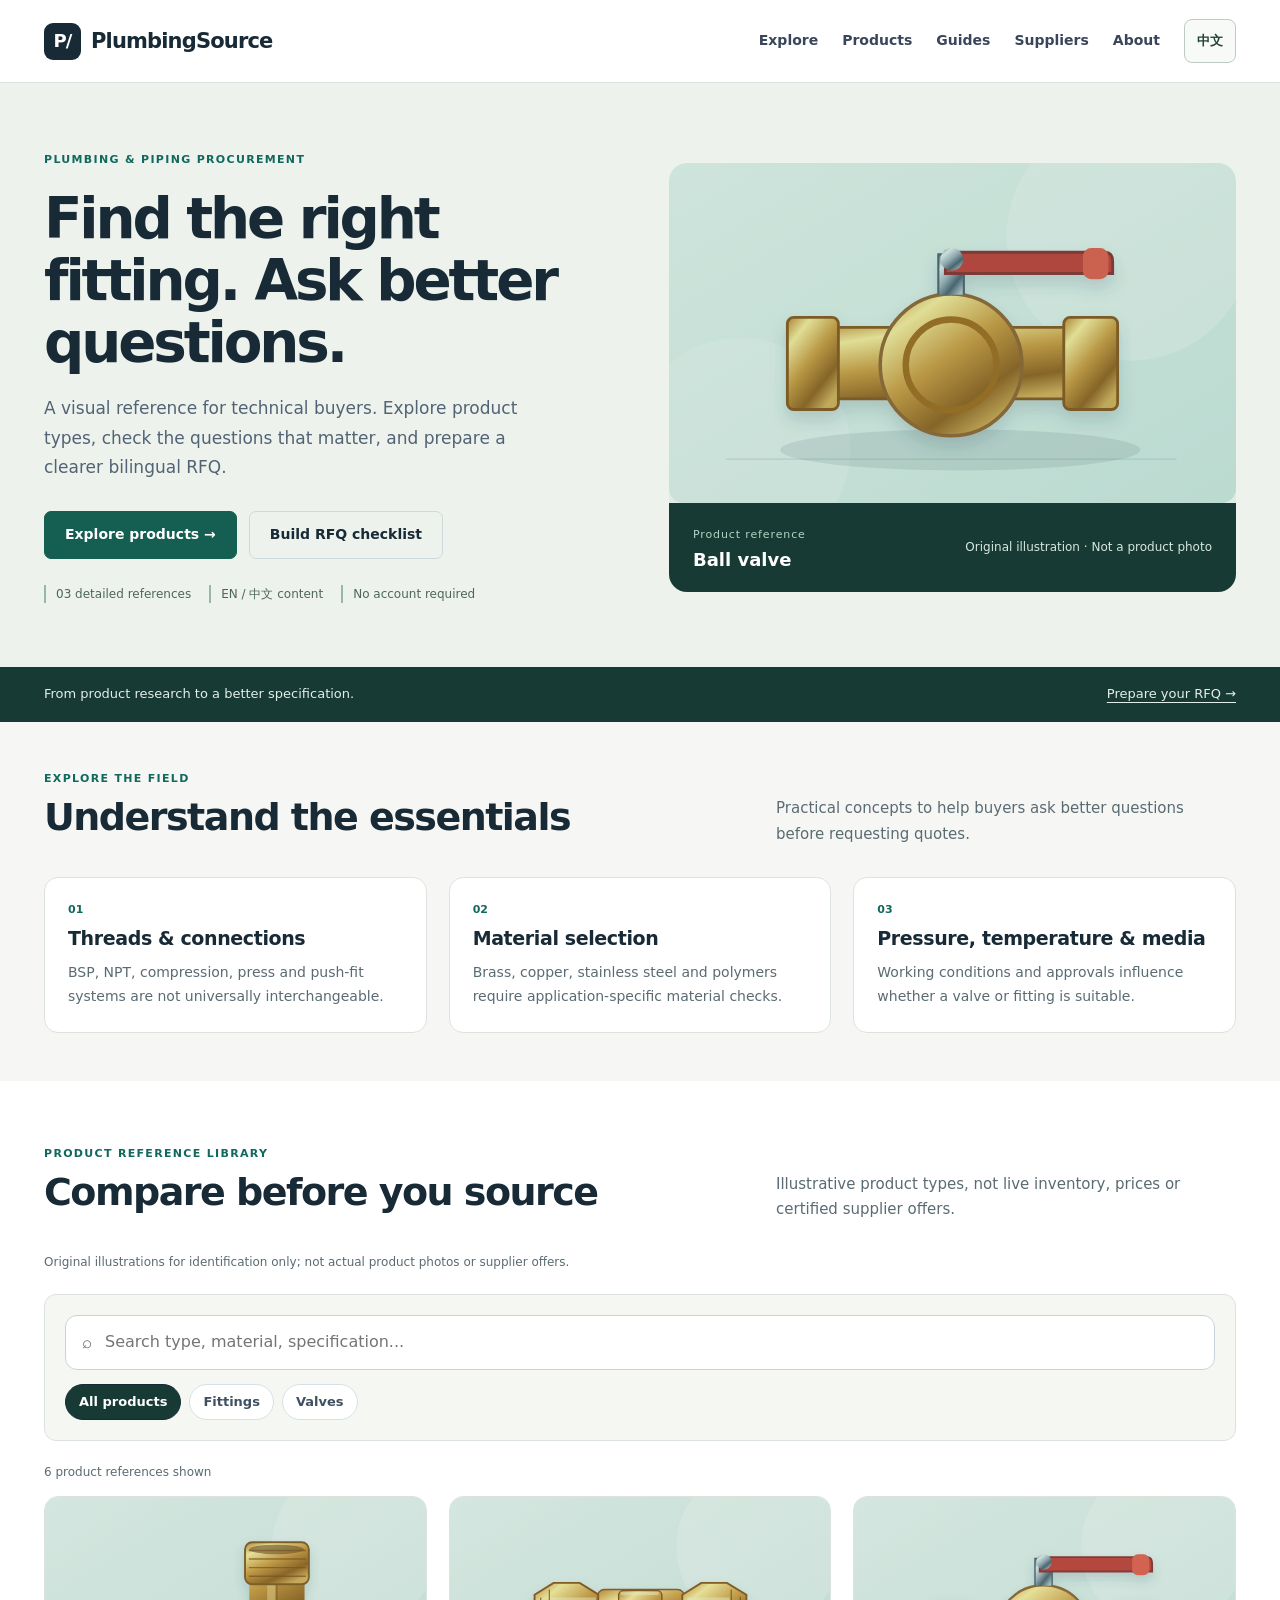
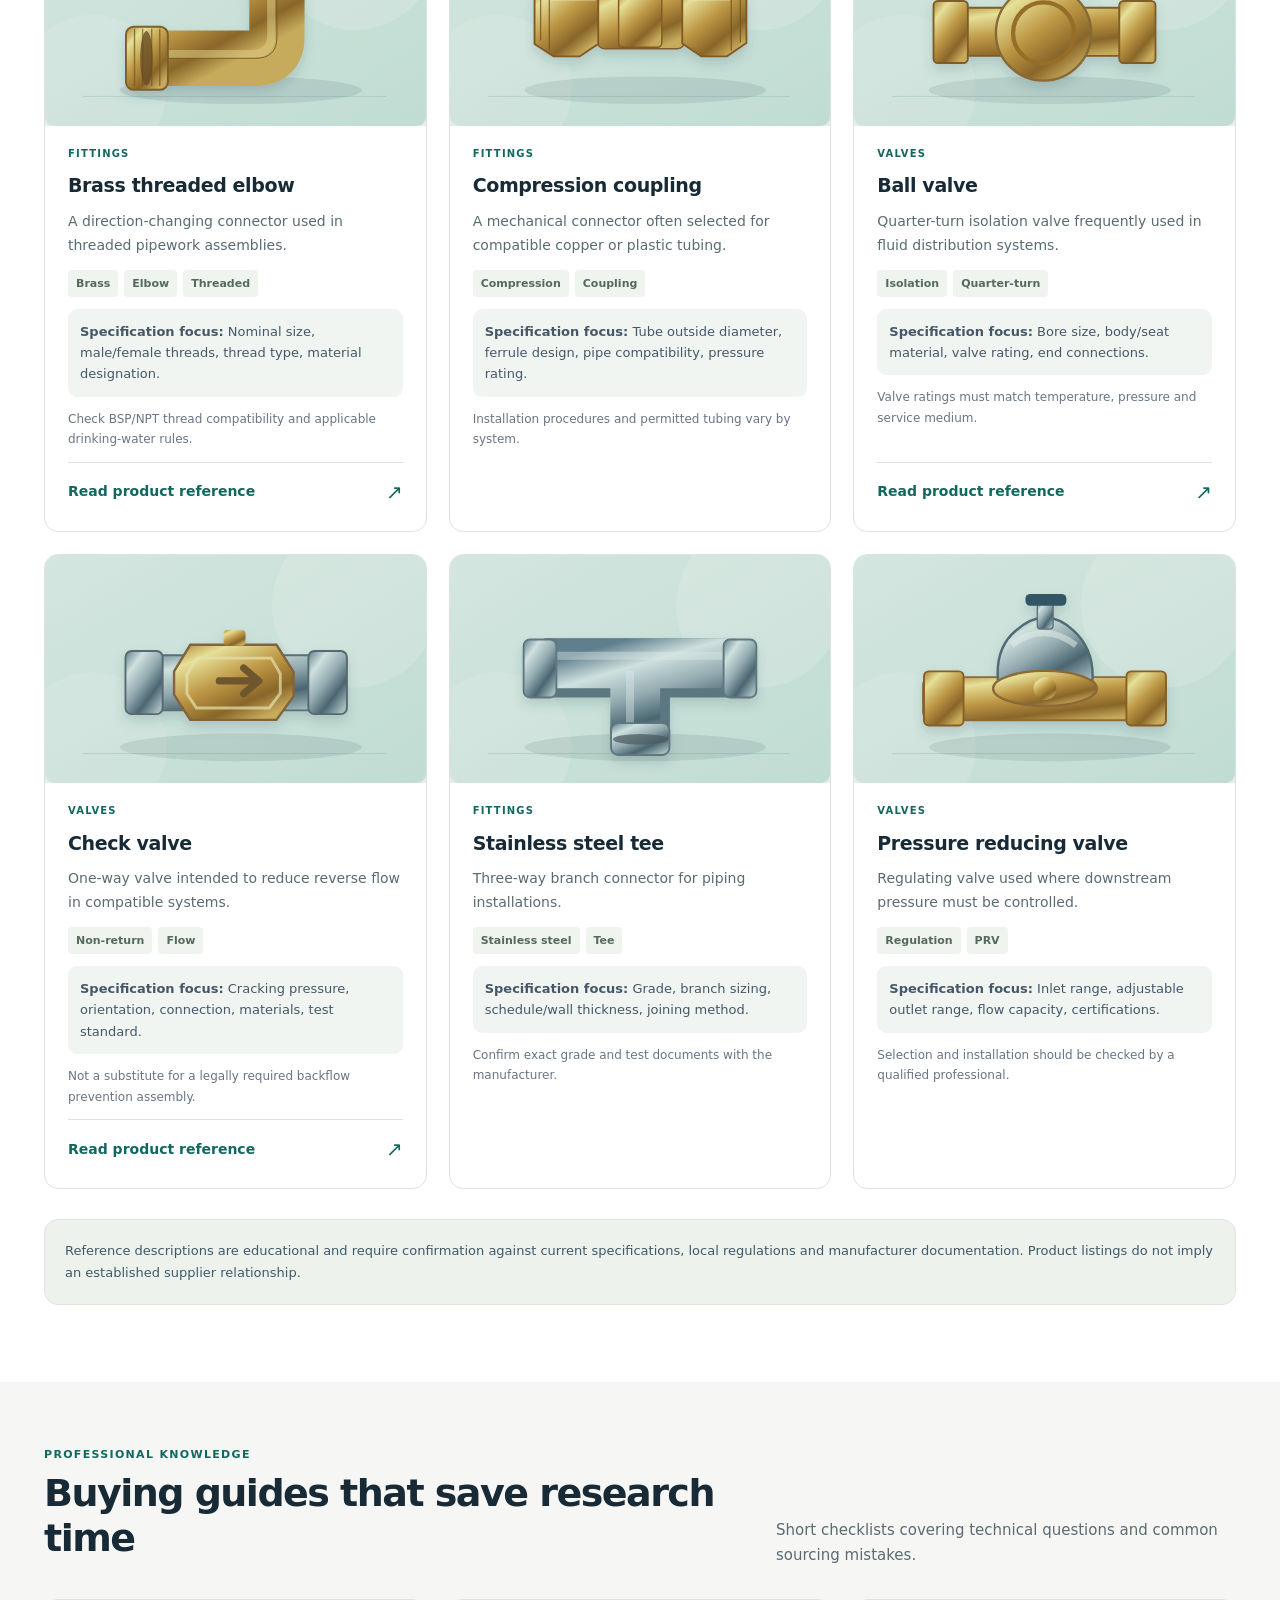
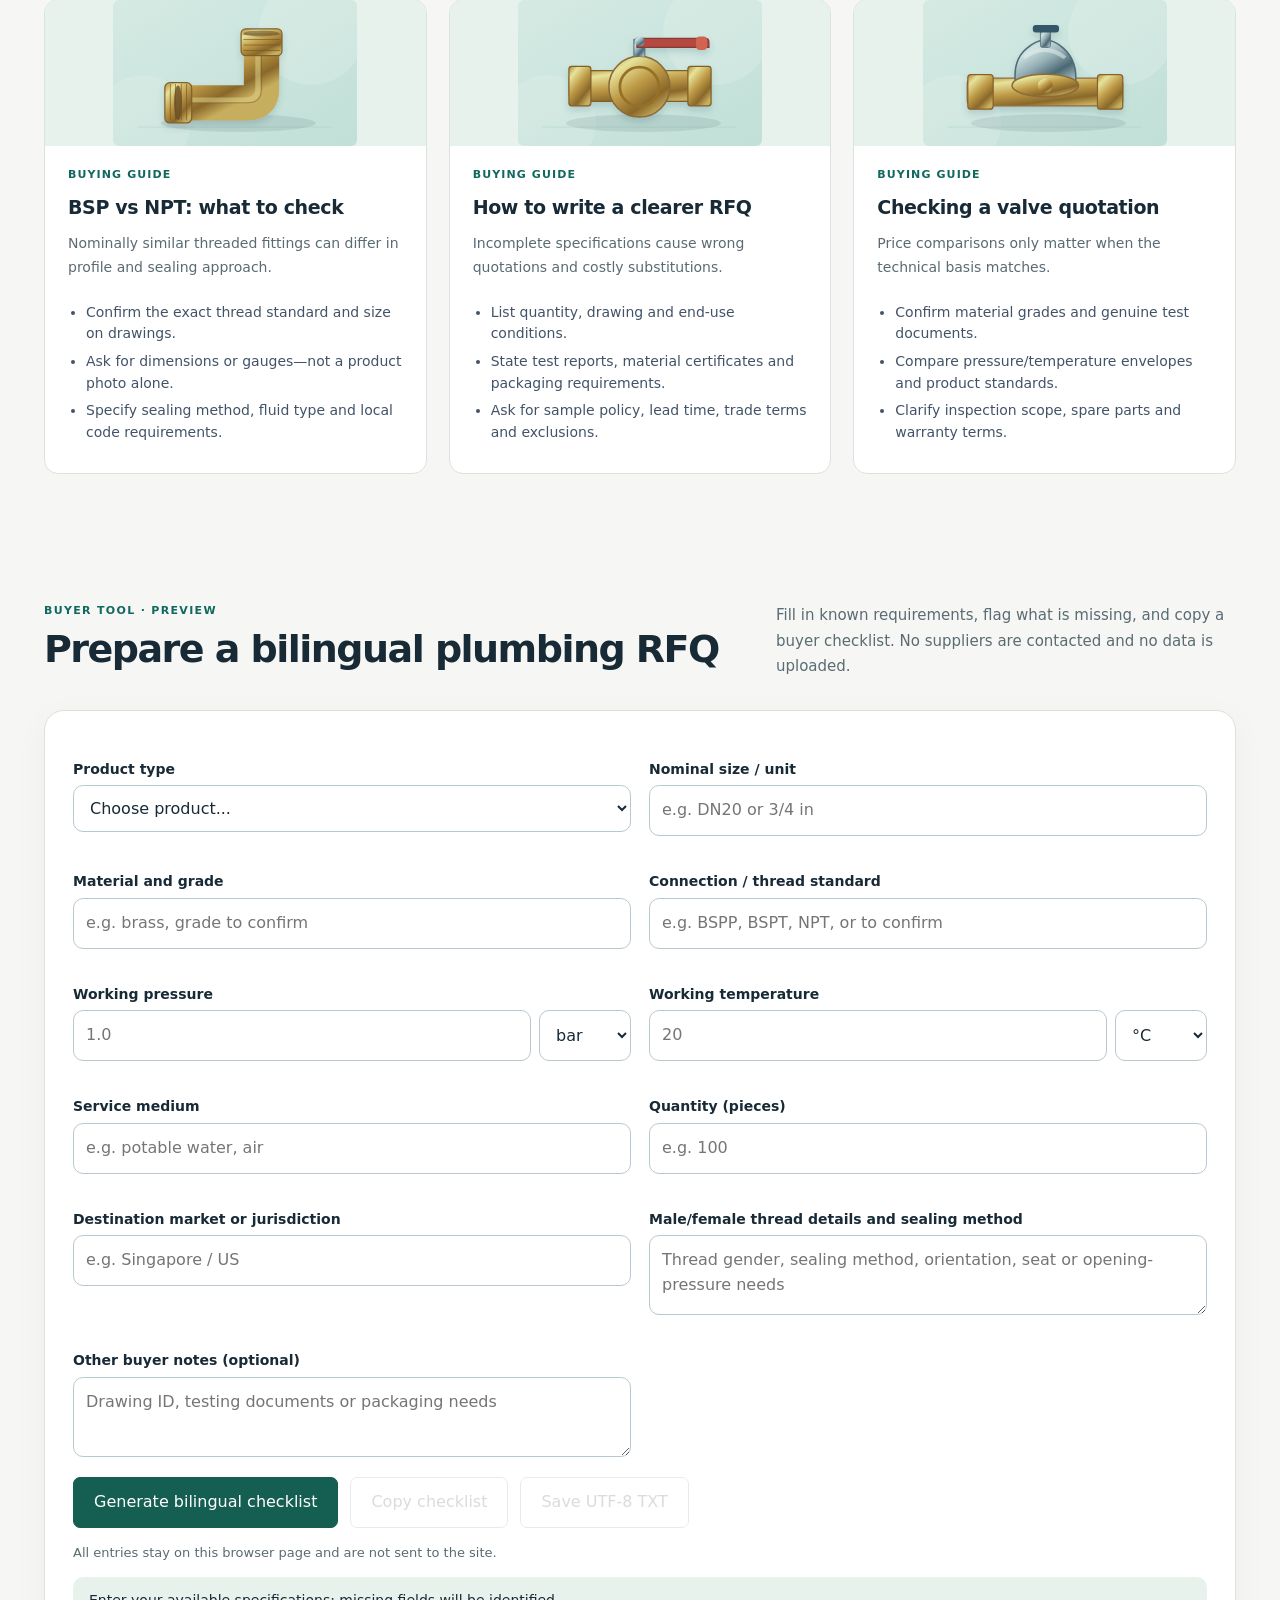
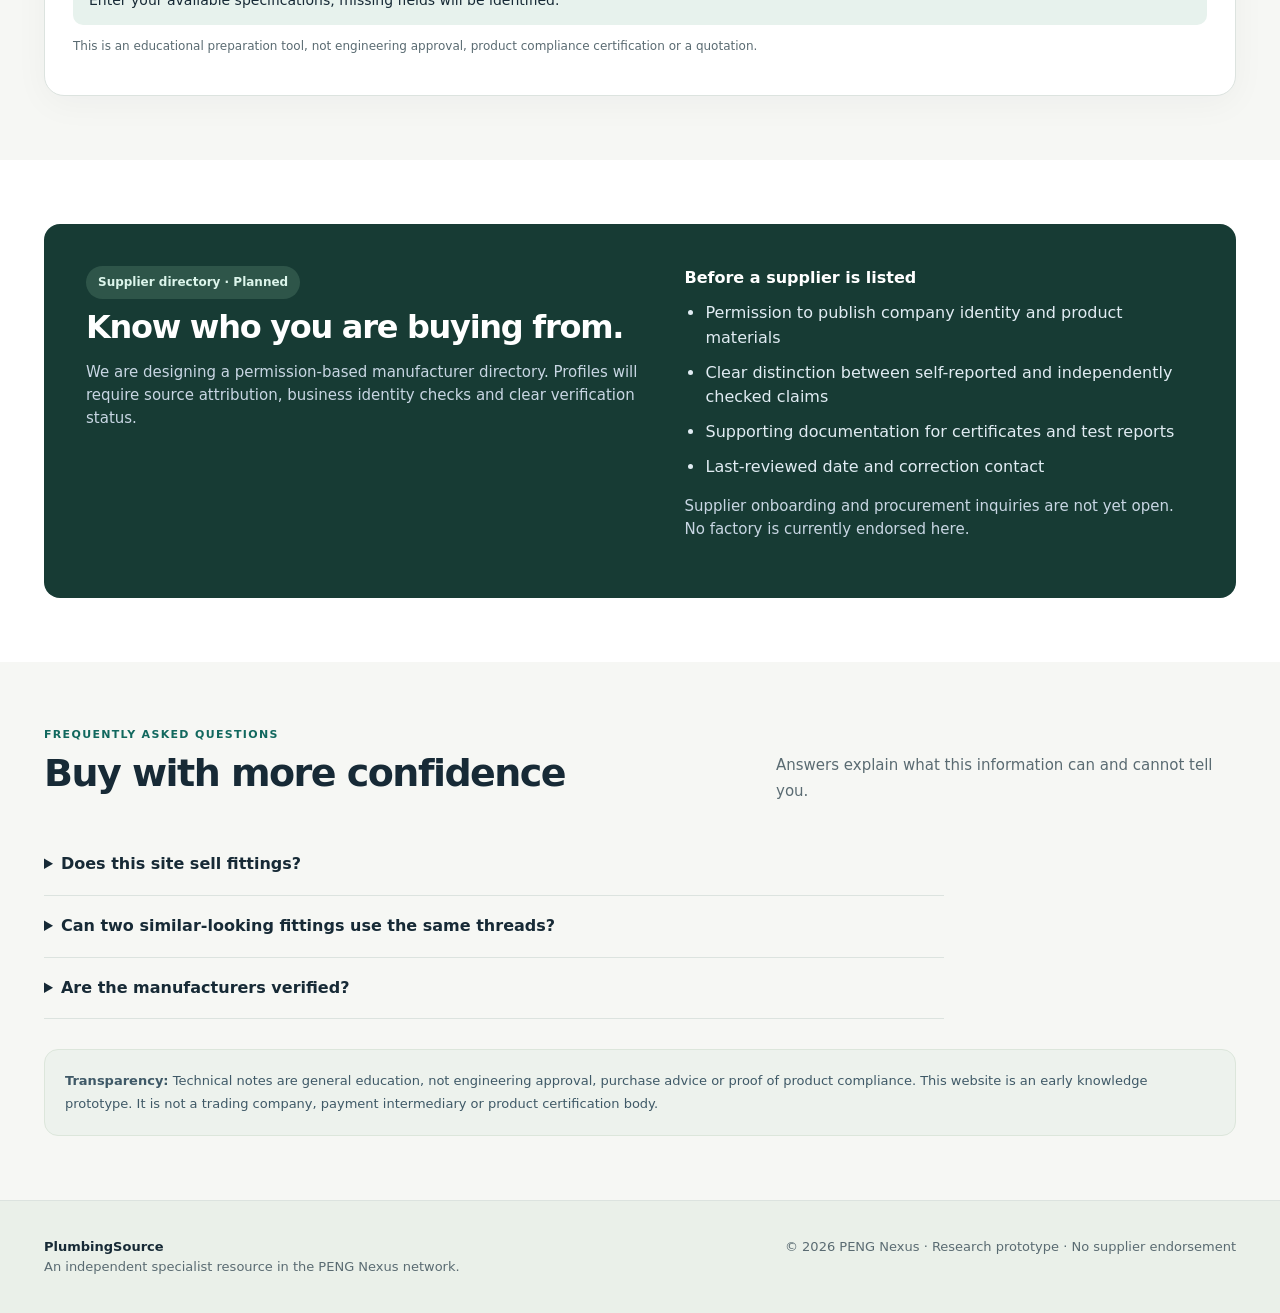
<file: public/index.html>
<!doctype html>
<html lang="en"><head><meta charset="utf-8"><meta name="viewport" content="width=device-width,initial-scale=1">
<title>PlumbingSource | Plumbing fittings &amp; sourcing knowledge</title>
<meta name="description" content="Independent plumbing fittings reference library, comparison checklists and supplier due diligence guidance for international buyers."><meta name="robots" content="noindex,nofollow">
<meta name="color-scheme" content="light"><link rel="stylesheet" href="./styles.css"><link rel="stylesheet" href="./rfq-builder.css"><link rel="stylesheet" href="./catalog.css">
</head><body>
<header><div class="container top"><a class="brand" href="#home" aria-label="PlumbingSource home"><span class="monogram">P/</span>PlumbingSource</a><nav class="nav" aria-label="Primary navigation"><a href="#categories">Explore</a><a href="#products">Products</a><a href="#guides">Guides</a><a href="#suppliers">Suppliers</a><a href="#about">About</a><button class="language-switch" id="language-switch" type="button" lang="zh-CN" aria-label="Switch to Chinese" hidden>中文</button></nav><span class="network">PENG Nexus Network</span></div></header>
<main id="home">
<section class="hero"><div class="container hero-inner"><div><div class="eyebrow">Plumbing &amp; piping procurement</div><h1>Find the right fitting. Ask better questions.</h1><p class="lead">A visual reference for technical buyers. Explore product types, check the questions that matter, and prepare a clearer bilingual RFQ.</p><div class="actions"><a class="btn btn-dark" href="#products">Explore products →</a><a class="btn btn-light" href="#rfq-builder">Build RFQ checklist</a></div><div class="hero-proof"><span>03 detailed references</span><span>EN / 中文 content</span><span>No account required</span></div></div><aside class="hero-note"><figure class="hero-visual"><img src="./images/ball-valve.svg" width="800" height="480" alt="Ball valve" decoding="async" fetchpriority="high"></figure><div class="hero-caption"><div><span class="hero-code">Product reference</span><br><strong>Ball valve</strong></div><span>Original illustration · Not a product photo</span></div></aside></div></section><div class="editorial-bar"><div class="container"><span>From product research to a better specification.</span><a href="#rfq-builder">Prepare your RFQ →</a></div></div>
<section class="section" id="categories"><div class="container"><div class="section-heading"><div><div class="kicker">Explore the field</div><h2>Understand the essentials</h2></div><p>Practical concepts to help buyers ask better questions before requesting quotes.</p></div><div class="grid"><article class="card"><div class="topic-no">01</div><h3>Threads &amp; connections</h3><p>BSP, NPT, compression, press and push-fit systems are not universally interchangeable.</p></article><article class="card"><div class="topic-no">02</div><h3>Material selection</h3><p>Brass, copper, stainless steel and polymers require application-specific material checks.</p></article><article class="card"><div class="topic-no">03</div><h3>Pressure, temperature &amp; media</h3><p>Working conditions and approvals influence whether a valve or fitting is suitable.</p></article></div></div></section>
<section class="section alt" id="products"><div class="container"><div class="section-heading"><div><div class="kicker">Product reference library</div><h2>Compare before you source</h2></div><p>Illustrative product types, not live inventory, prices or certified supplier offers.</p></div><p class="product-illustration-note">Original illustrations for identification only; not actual product photos or supplier offers.</p><div class="catalog-toolbar"><div class="searchbox"><label for="product-search" aria-hidden="true">⌕</label><input id="product-search" type="search" placeholder="Search type, material, specification..." aria-label="Search product references"></div><div class="filters" role="group" aria-label="Filter products"><button class="chip" type="button" data-filter="all" aria-pressed="true">All products</button><button class="chip" type="button" data-filter="Fittings" aria-pressed="false">Fittings</button><button class="chip" type="button" data-filter="Valves" aria-pressed="false">Valves</button></div></div><div class="meta" id="result-count" role="status" aria-live="polite"></div><div class="grid" id="product-grid"><article class="card product-card" data-product data-category="Fittings" data-search="brass threaded elbow fittings a direction-changing connector used in threaded pipework assemblies. nominal size, male/female threads, thread type, material designation. brass elbow threaded"><figure class="product-image"><img src="./images/brass-threaded-elbow.svg" width="800" height="480" loading="lazy" decoding="async" alt="Brass threaded elbow" title="Brass threaded elbow"></figure><div class="label">Fittings</div><h3>Brass threaded elbow</h3><p>A direction-changing connector used in threaded pipework assemblies.</p><div class="tags"><span class="tag">Brass</span><span class="tag">Elbow</span><span class="tag">Threaded</span></div><div class="spec"><strong>Specification focus:</strong> Nominal size, male/female threads, thread type, material designation.</div><small>Check BSP/NPT thread compatibility and applicable drinking-water rules.</small><a class="detail-link" href="./products/brass-threaded-elbow.html" data-language-link>Read product reference</a></article><article class="card product-card" data-product data-category="Fittings" data-search="compression coupling fittings a mechanical connector often selected for compatible copper or plastic tubing. tube outside diameter, ferrule design, pipe compatibility, pressure rating. compression coupling"><figure class="product-image"><img src="./images/compression-coupling.svg" width="800" height="480" loading="lazy" decoding="async" alt="Compression coupling" title="Compression coupling"></figure><div class="label">Fittings</div><h3>Compression coupling</h3><p>A mechanical connector often selected for compatible copper or plastic tubing.</p><div class="tags"><span class="tag">Compression</span><span class="tag">Coupling</span></div><div class="spec"><strong>Specification focus:</strong> Tube outside diameter, ferrule design, pipe compatibility, pressure rating.</div><small>Installation procedures and permitted tubing vary by system.</small></article><article class="card product-card" data-product data-category="Valves" data-search="ball valve valves quarter-turn isolation valve frequently used in fluid distribution systems. bore size, body/seat material, valve rating, end connections. isolation quarter-turn"><figure class="product-image"><img src="./images/ball-valve.svg" width="800" height="480" loading="lazy" decoding="async" alt="Ball valve" title="Ball valve"></figure><div class="label">Valves</div><h3>Ball valve</h3><p>Quarter-turn isolation valve frequently used in fluid distribution systems.</p><div class="tags"><span class="tag">Isolation</span><span class="tag">Quarter-turn</span></div><div class="spec"><strong>Specification focus:</strong> Bore size, body/seat material, valve rating, end connections.</div><small>Valve ratings must match temperature, pressure and service medium.</small><a class="detail-link" href="./products/ball-valve.html" data-language-link>Read product reference</a></article><article class="card product-card" data-product data-category="Valves" data-search="check valve valves one-way valve intended to reduce reverse flow in compatible systems. cracking pressure, orientation, connection, materials, test standard. non-return flow"><figure class="product-image"><img src="./images/check-valve.svg" width="800" height="480" loading="lazy" decoding="async" alt="Check valve" title="Check valve"></figure><div class="label">Valves</div><h3>Check valve</h3><p>One-way valve intended to reduce reverse flow in compatible systems.</p><div class="tags"><span class="tag">Non-return</span><span class="tag">Flow</span></div><div class="spec"><strong>Specification focus:</strong> Cracking pressure, orientation, connection, materials, test standard.</div><small>Not a substitute for a legally required backflow prevention assembly.</small><a class="detail-link" href="./products/check-valve.html" data-language-link>Read product reference</a></article><article class="card product-card" data-product data-category="Fittings" data-search="stainless steel tee fittings three-way branch connector for piping installations. grade, branch sizing, schedule/wall thickness, joining method. stainless steel tee"><figure class="product-image"><img src="./images/stainless-steel-tee.svg" width="800" height="480" loading="lazy" decoding="async" alt="Stainless steel tee" title="Stainless steel tee"></figure><div class="label">Fittings</div><h3>Stainless steel tee</h3><p>Three-way branch connector for piping installations.</p><div class="tags"><span class="tag">Stainless steel</span><span class="tag">Tee</span></div><div class="spec"><strong>Specification focus:</strong> Grade, branch sizing, schedule/wall thickness, joining method.</div><small>Confirm exact grade and test documents with the manufacturer.</small></article><article class="card product-card" data-product data-category="Valves" data-search="pressure reducing valve valves regulating valve used where downstream pressure must be controlled. inlet range, adjustable outlet range, flow capacity, certifications. regulation prv"><figure class="product-image"><img src="./images/pressure-reducing-valve.svg" width="800" height="480" loading="lazy" decoding="async" alt="Pressure reducing valve" title="Pressure reducing valve"></figure><div class="label">Valves</div><h3>Pressure reducing valve</h3><p>Regulating valve used where downstream pressure must be controlled.</p><div class="tags"><span class="tag">Regulation</span><span class="tag">PRV</span></div><div class="spec"><strong>Specification focus:</strong> Inlet range, adjustable outlet range, flow capacity, certifications.</div><small>Selection and installation should be checked by a qualified professional.</small></article></div><div class="empty" id="no-results" hidden>No matching product reference. Try a different keyword or category.</div><p class="notice">Reference descriptions are educational and require confirmation against current specifications, local regulations and manufacturer documentation. Product listings do not imply an established supplier relationship.</p></div></section>
<section class="section" id="guides"><div class="container"><div class="section-heading"><div><div class="kicker">Professional knowledge</div><h2>Buying guides that save research time</h2></div><p>Short checklists covering technical questions and common sourcing mistakes.</p></div><div class="grid"><article class="card guide-card"><figure class="guide-image"><img src="./images/brass-threaded-elbow.svg" width="800" height="480" loading="lazy" decoding="async" alt="Brass threaded elbow" title="Brass threaded elbow"></figure><div class="label">Buying guide</div><h3>BSP vs NPT: what to check</h3><p>Nominally similar threaded fittings can differ in profile and sealing approach.</p><ul><li>Confirm the exact thread standard and size on drawings.</li><li>Ask for dimensions or gauges—not a product photo alone.</li><li>Specify sealing method, fluid type and local code requirements.</li></ul></article><article class="card guide-card"><figure class="guide-image"><img src="./images/ball-valve.svg" width="800" height="480" loading="lazy" decoding="async" alt="Ball valve" title="Ball valve"></figure><div class="label">Buying guide</div><h3>How to write a clearer RFQ</h3><p>Incomplete specifications cause wrong quotations and costly substitutions.</p><ul><li>List quantity, drawing and end-use conditions.</li><li>State test reports, material certificates and packaging requirements.</li><li>Ask for sample policy, lead time, trade terms and exclusions.</li></ul></article><article class="card guide-card"><figure class="guide-image"><img src="./images/pressure-reducing-valve.svg" width="800" height="480" loading="lazy" decoding="async" alt="Pressure reducing valve" title="Pressure reducing valve"></figure><div class="label">Buying guide</div><h3>Checking a valve quotation</h3><p>Price comparisons only matter when the technical basis matches.</p><ul><li>Confirm material grades and genuine test documents.</li><li>Compare pressure/temperature envelopes and product standards.</li><li>Clarify inspection scope, spare parts and warranty terms.</li></ul></article></div></div></section>

<section class="section" id="rfq-builder" aria-labelledby="rfq-heading"><div class="container"><div class="section-heading"><div><div class="kicker" data-en="Buyer tool · Preview" data-zh="采购工具 · 预览版">Buyer tool · Preview</div><h2 id="rfq-heading" data-en="Prepare a bilingual plumbing RFQ" data-zh="制作中英文水暖询价清单">Prepare a bilingual plumbing RFQ</h2></div><p data-en="Fill in known requirements, flag what is missing, and copy a buyer checklist. No suppliers are contacted and no data is uploaded." data-zh="填写已知条件，标记待核实规格，复制采购核对清单。不联系供应商，也不上传数据。">Fill in known requirements, flag what is missing, and copy a buyer checklist. No suppliers are contacted and no data is uploaded.</p></div><div class="rfq-panel"><form id="rfq-form" novalidate><div class="rfq-grid"><div class="rfq-field"><label for="rfq-product" data-en="Product type" data-zh="产品类型">Product type</label><select id="rfq-product" name="product"><option value="" data-en="Choose product..." data-zh="选择产品……">Choose product...</option><option value="elbow" data-en="Brass threaded elbow" data-zh="黄铜螺纹弯头">Brass threaded elbow</option><option value="ball" data-en="Ball valve" data-zh="球阀">Ball valve</option><option value="check" data-en="Check valve" data-zh="止回阀">Check valve</option></select><small class="rfq-error" data-error-for="product"></small></div><div class="rfq-field"><label for="rfq-size" data-en="Nominal size / unit" data-zh="公称尺寸及单位">Nominal size / unit</label><input id="rfq-size" name="size" type="text"  placeholder="e.g. DN20 or 3/4 in"><small class="rfq-error" data-error-for="size"></small></div><div class="rfq-field"><label for="rfq-material" data-en="Material and grade" data-zh="材料及牌号">Material and grade</label><input id="rfq-material" name="material" type="text"  placeholder="e.g. brass, grade to confirm"><small class="rfq-error" data-error-for="material"></small></div><div class="rfq-field"><label for="rfq-connection" data-en="Connection / thread standard" data-zh="接口与螺纹标准">Connection / thread standard</label><input id="rfq-connection" name="connection" type="text"  placeholder="e.g. BSPP, BSPT, NPT, or to confirm"><small class="rfq-error" data-error-for="connection"></small></div><div class="rfq-field"><label for="rfq-pressure" data-en="Working pressure" data-zh="工作压力">Working pressure</label><div style="display:grid;grid-template-columns:minmax(0,1fr) 92px;gap:8px"><input id="rfq-pressure" name="pressure" inputmode="decimal" type="text" placeholder="1.0"><select name="pressureUnit" aria-label="Pressure unit" ><option value="bar">bar</option><option value="MPa">MPa</option><option value="psi">psi</option></select></div><small class="rfq-error" data-error-for="pressure"></small></div><div class="rfq-field"><label for="rfq-temperature" data-en="Working temperature" data-zh="工作温度">Working temperature</label><div style="display:grid;grid-template-columns:minmax(0,1fr) 92px;gap:8px"><input id="rfq-temperature" name="temperature" inputmode="decimal" type="text" placeholder="20"><select name="temperatureUnit" aria-label="Temperature unit" ><option value="°C">°C</option><option value="°F">°F</option></select></div><small class="rfq-error" data-error-for="temperature"></small></div><div class="rfq-field"><label for="rfq-medium" data-en="Service medium" data-zh="使用介质">Service medium</label><input id="rfq-medium" name="medium" type="text"  placeholder="e.g. potable water, air"><small class="rfq-error" data-error-for="medium"></small></div><div class="rfq-field"><label for="rfq-quantity" data-en="Quantity (pieces)" data-zh="数量（件）">Quantity (pieces)</label><input id="rfq-quantity" name="quantity" type="text" inputmode="numeric" placeholder="e.g. 100"><small class="rfq-error" data-error-for="quantity"></small></div><div class="rfq-field"><label for="rfq-market" data-en="Destination market or jurisdiction" data-zh="目标市场或管辖地区">Destination market or jurisdiction</label><input id="rfq-market" name="market" type="text"  placeholder="e.g. Singapore / US"><small class="rfq-error" data-error-for="market"></small></div><div class="rfq-field"><label for="rfq-extra" data-en="Connection details / sealing method" data-zh="接口细节及密封方式">Connection details / sealing method</label><textarea id="rfq-extra" name="extra" placeholder="Thread gender, sealing method, orientation, seat or opening-pressure needs"></textarea><small class="rfq-error" data-error-for="extra"></small></div><div class="rfq-field"><label for="rfq-notes" data-en="Other buyer notes (optional)" data-zh="其他采购备注（选填）">Other buyer notes (optional)</label><textarea id="rfq-notes" name="notes" placeholder="Drawing ID, testing documents or packaging needs"></textarea></div></div><div class="rfq-actions"><button type="submit" class="btn btn-dark" id="rfq-generate" data-en="Generate bilingual checklist" data-zh="生成中英文核对清单">Generate bilingual checklist</button><button type="button" class="btn btn-light" id="rfq-copy" disabled data-en="Copy checklist" data-zh="复制核对清单">Copy checklist</button><button type="button" class="btn btn-light" id="rfq-save" disabled data-en="Save UTF-8 TXT" data-zh="下载 UTF-8 文本">Save UTF-8 TXT</button></div><p id="rfq-status" class="rfq-status" role="status" aria-live="polite"></p><div id="rfq-missing" role="status" aria-live="polite" data-en="Enter your available specifications; missing fields will be identified." data-zh="填写已知规格，生成后将标记缺失字段。">Enter your available specifications; missing fields will be identified.</div><pre id="rfq-output" tabindex="-1" hidden aria-label="Bilingual RFQ checklist"></pre><p class="rfq-hint" data-en="This is an educational preparation tool, not engineering approval, product compliance certification or a quotation." data-zh="本工具仅用于采购前整理，不代表工程批准、产品合规认证或实际报价。">This is an educational preparation tool, not engineering approval, product compliance certification or a quotation.</p></form></div></div></section>
<section class="section alt" id="suppliers"><div class="container"><div class="supplier-box"><div><span class="note-tag">Supplier directory · Planned</span><h3>Know who you are buying from.</h3><p>We are designing a permission-based manufacturer directory. Profiles will require source attribution, business identity checks and clear verification status.</p></div><div><strong>Before a supplier is listed</strong><ul><li>Permission to publish company identity and product materials</li><li>Clear distinction between self-reported and independently checked claims</li><li>Supporting documentation for certificates and test reports</li><li>Last-reviewed date and correction contact</li></ul><p>Supplier onboarding and procurement inquiries are not yet open. No factory is currently endorsed here.</p></div></div></div></section>
<section class="section" id="about"><div class="container"><div class="section-heading"><div><div class="kicker">Frequently asked questions</div><h2>Buy with more confidence</h2></div><p>Answers explain what this information can and cannot tell you.</p></div><div class="faq"><details><summary>Does this site sell fittings?</summary><p>No. This is an educational reference prototype; there is no checkout or live supplier quotation service.</p></details><details><summary>Can two similar-looking fittings use the same threads?</summary><p>Not necessarily. Thread geometry and applicable sealing methods can differ. Confirm by standard and drawing rather than appearance.</p></details><details><summary>Are the manufacturers verified?</summary><p>No manufacturer profiles have been published. Future listings will distinguish public records, supplier declarations and independently reviewed documents.</p></details></div><div class="notice"><strong>Transparency:</strong> Technical notes are general education, not engineering approval, purchase advice or proof of product compliance. This website is an early knowledge prototype. It is not a trading company, payment intermediary or product certification body.</div></div></section>
</main><footer><div class="container footer-inner"><div><strong>PlumbingSource</strong><div>An independent specialist resource in the PENG Nexus network.</div></div><div>© 2026 PENG Nexus · Research prototype · No supplier endorsement</div></div></footer><script src="./app.js" defer></script><script src="./rfq-builder.js" defer></script>
</body></html>
</file>
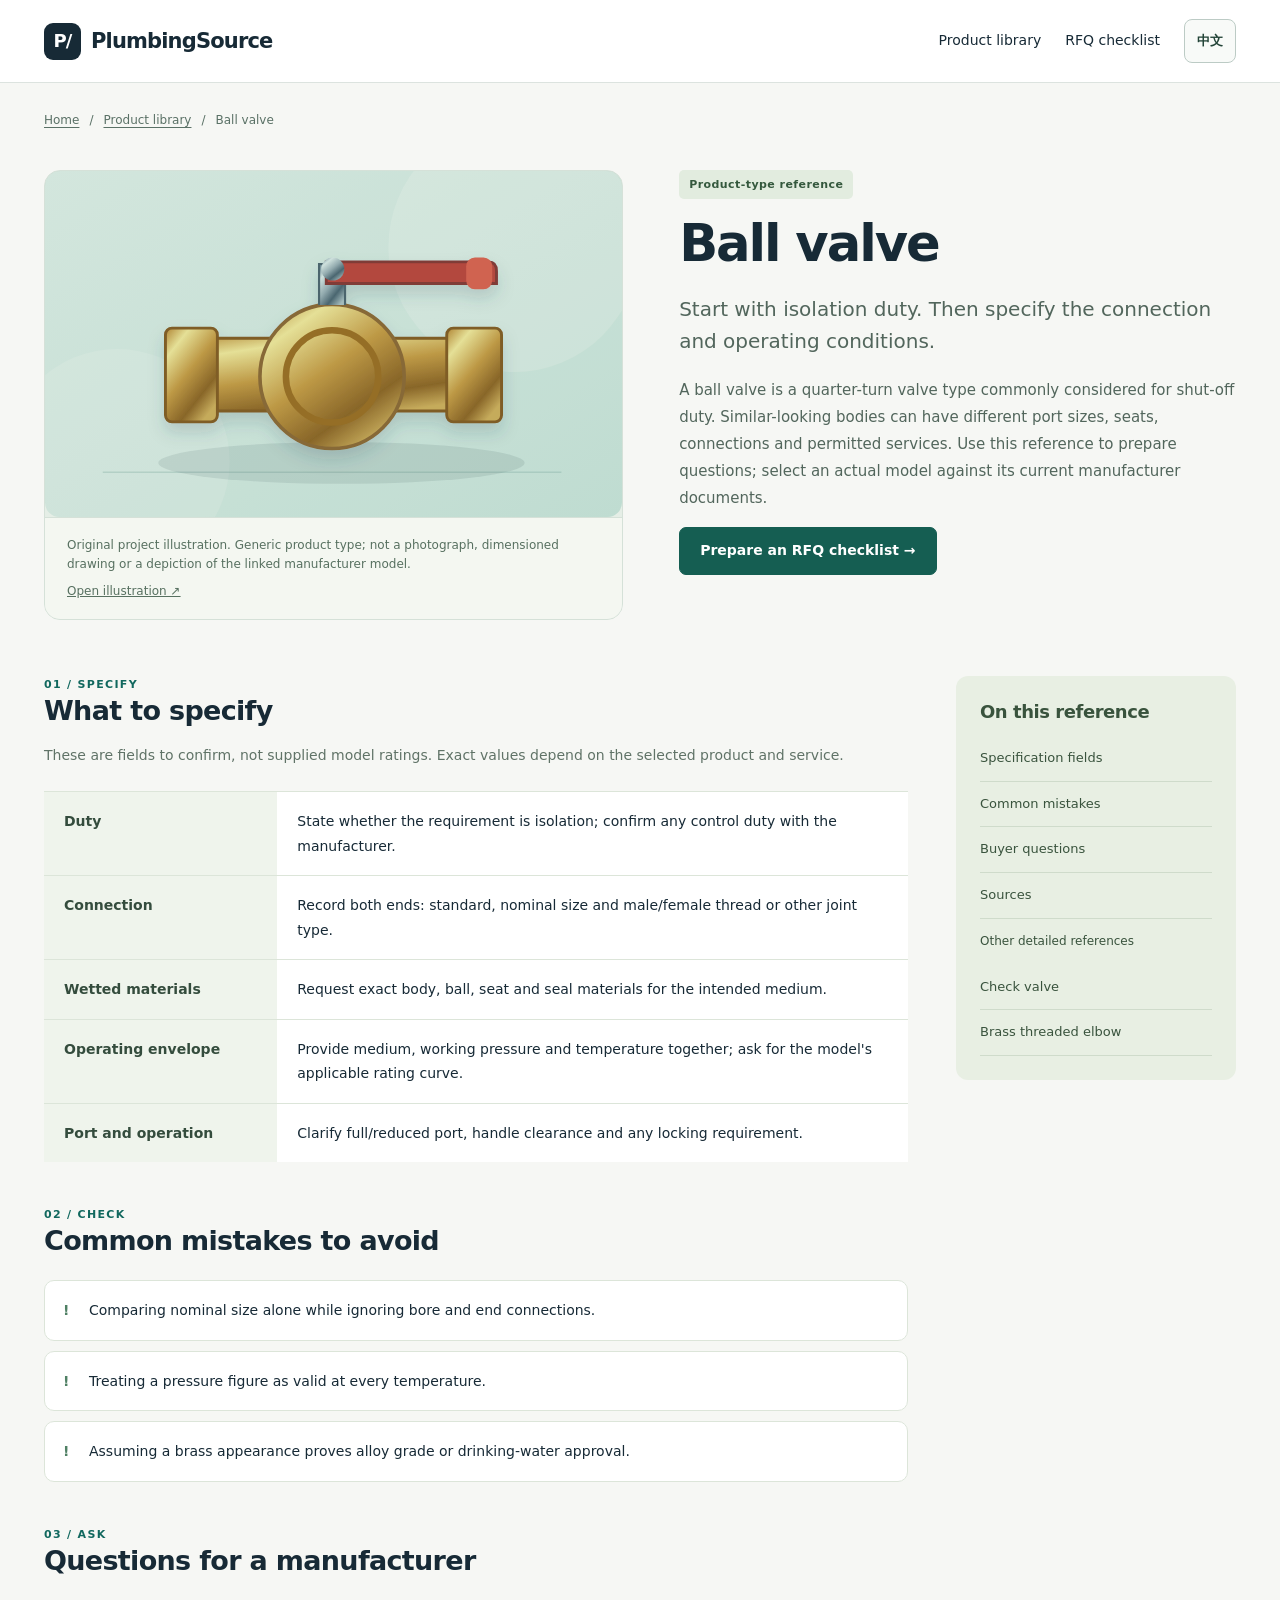
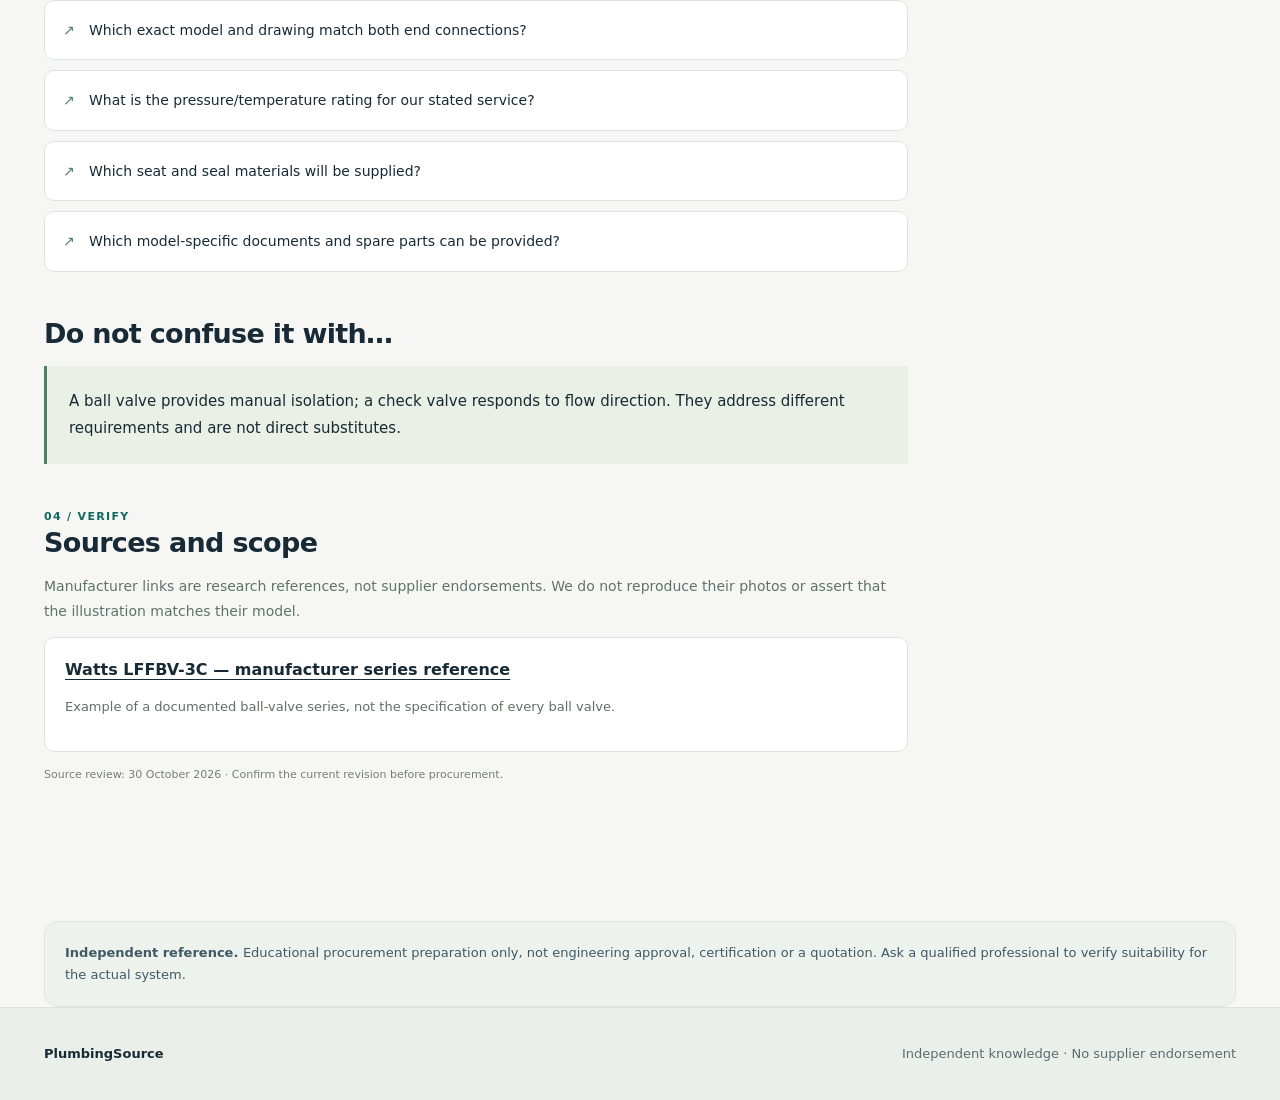
<file: public/products/ball-valve.html>
<!doctype html>
<html lang="en"><head><meta charset="utf-8"><meta name="viewport" content="width=device-width,initial-scale=1"><title data-en="Ball valve | PlumbingSource" data-zh="球阀 | PlumbingSource" >Ball valve | PlumbingSource</title><meta name="robots" content="noindex,nofollow"><meta name="description" content="Start with isolation duty. Then specify the connection and operating conditions." data-en-content="Start with isolation duty. Then specify the connection and operating conditions." data-zh-content="先明确隔离用途，再确认接口和使用工况。"><link rel="stylesheet" href="../styles.css"><link rel="stylesheet" href="../catalog.css"></head><body class="detail-page"><a data-en="Skip to reference" data-zh="跳转到产品参考" class="skip-link" href="#detail-main">Skip to reference</a><header><div class="container top"><a class="brand" href="../index.html" data-language-link aria-label="PlumbingSource"><span class="monogram">P/</span>PlumbingSource</a><nav class="detail-nav" aria-label="Navigation"><a data-en="Product library" data-zh="产品参考库" href="../index.html#products" data-language-link >Product library</a><a data-en="RFQ checklist" data-zh="询价清单" href="../index.html#rfq-builder" data-language-link >RFQ checklist</a><button class="language-switch" id="language-switch" type="button" lang="zh-CN" aria-label="Switch to Chinese" hidden>中文</button></nav></div></header><main class="container" id="detail-main"><nav class="breadcrumb" aria-label="Breadcrumb"><a data-en="Home" data-zh="首页" href="../index.html" data-language-link >Home</a><span>/</span><a data-en="Product library" data-zh="产品参考库" href="../index.html#products" data-language-link >Product library</a><span>/</span><span data-en="Ball valve" data-zh="球阀" >Ball valve</span></nav><div class="detail-hero"><figure class="detail-art"><img src="../images/ball-valve.svg" width="800" height="480" alt="Ball valve" data-en-alt="Ball valve" data-zh-alt="球阀" decoding="async"><figcaption><span data-en="Original project illustration. Generic product type; not a photograph, dimensioned drawing or a depiction of the linked manufacturer model." data-zh="项目原创示意图。仅展示通用产品类型，并非实物照片、尺寸图或所链接制造商型号的外观。" >Original project illustration. Generic product type; not a photograph, dimensioned drawing or a depiction of the linked manufacturer model.</span><br><a data-en="Open illustration ↗" data-zh="打开示意图 ↗" href="../images/ball-valve.svg" target="_blank" rel="noopener">Open illustration ↗</a></figcaption></figure><div class="detail-summary"><span data-en="Product-type reference" data-zh="产品类型参考" class="reference-label">Product-type reference</span><h1 data-en="Ball valve" data-zh="球阀" >Ball valve</h1><p data-en="Start with isolation duty. Then specify the connection and operating conditions." data-zh="先明确隔离用途，再确认接口和使用工况。" class="lead">Start with isolation duty. Then specify the connection and operating conditions.</p><p data-en="A ball valve is a quarter-turn valve type commonly considered for shut-off duty. Similar-looking bodies can have different port sizes, seats, connections and permitted services. Use this reference to prepare questions; select an actual model against its current manufacturer documents." data-zh="球阀是一类常用于关断用途的四分之一转阀门。外观相似的产品，通径、阀座、连接方式及允许使用的介质可能不同。本页帮助整理采购问题；实际型号应依据制造商最新资料选定。" >A ball valve is a quarter-turn valve type commonly considered for shut-off duty. Similar-looking bodies can have different port sizes, seats, connections and permitted services. Use this reference to prepare questions; select an actual model against its current manufacturer documents.</p><a data-en="Prepare an RFQ checklist →" data-zh="整理询价清单 →" href="../index.html#rfq-builder" data-language-link class="btn btn-dark">Prepare an RFQ checklist →</a></div></div><div class="detail-layout"><div>
<section id="specifications"><div data-en="01 / SPECIFY" data-zh="01 / 明确规格" class="kicker">01 / SPECIFY</div><h2 data-en="What to specify" data-zh="需要明确哪些规格" >What to specify</h2><p data-en="These are fields to confirm, not supplied model ratings. Exact values depend on the selected product and service." data-zh="以下为需要确认的字段，并非供货型号的额定参数；准确数值取决于所选产品及使用工况。" class="section-intro">These are fields to confirm, not supplied model ratings. Exact values depend on the selected product and service.</p><table class="spec-table"><tbody><tr><th data-en="Duty" data-zh="用途" scope="row">Duty</th><td data-en="State whether the requirement is isolation; confirm any control duty with the manufacturer." data-zh="说明是否用于隔离；如需调节用途，应向制造商确认。" >State whether the requirement is isolation; confirm any control duty with the manufacturer.</td></tr><tr><th data-en="Connection" data-zh="连接方式" scope="row">Connection</th><td data-en="Record both ends: standard, nominal size and male/female thread or other joint type." data-zh="分别写明两端的标准、公称尺寸及内外螺纹或其他连接形式。" >Record both ends: standard, nominal size and male/female thread or other joint type.</td></tr><tr><th data-en="Wetted materials" data-zh="接液材料" scope="row">Wetted materials</th><td data-en="Request exact body, ball, seat and seal materials for the intended medium." data-zh="按实际介质索取阀体、球体、阀座及密封件的准确材料。" >Request exact body, ball, seat and seal materials for the intended medium.</td></tr><tr><th data-en="Operating envelope" data-zh="使用工况" scope="row">Operating envelope</th><td data-en="Provide medium, working pressure and temperature together; ask for the model&#x27;s applicable rating curve." data-zh="同时提供介质、工作压力和温度，并索取对应型号的适用额定曲线。" >Provide medium, working pressure and temperature together; ask for the model&#x27;s applicable rating curve.</td></tr><tr><th data-en="Port and operation" data-zh="通径与操作" scope="row">Port and operation</th><td data-en="Clarify full/reduced port, handle clearance and any locking requirement." data-zh="明确全通径或缩径、手柄操作空间以及锁定要求。" >Clarify full/reduced port, handle clearance and any locking requirement.</td></tr></tbody></table></section>
<section id="mistakes"><div data-en="02 / CHECK" data-zh="02 / 避免误选" class="kicker">02 / CHECK</div><h2 data-en="Common mistakes to avoid" data-zh="常见误选与核查提醒" >Common mistakes to avoid</h2><ul class="checklist pitfalls"><li data-en="Comparing nominal size alone while ignoring bore and end connections." data-zh="只比较公称尺寸，忽略实际通径和端部连接。" >Comparing nominal size alone while ignoring bore and end connections.</li><li data-en="Treating a pressure figure as valid at every temperature." data-zh="认为标注的压力值适用于所有温度。" >Treating a pressure figure as valid at every temperature.</li><li data-en="Assuming a brass appearance proves alloy grade or drinking-water approval." data-zh="凭黄铜外观判断合金牌号或饮用水认可。" >Assuming a brass appearance proves alloy grade or drinking-water approval.</li></ul></section>
<section id="questions"><div data-en="03 / ASK" data-zh="03 / 采购提问" class="kicker">03 / ASK</div><h2 data-en="Questions for a manufacturer" data-zh="向制造商提出的问题" >Questions for a manufacturer</h2><ol class="checklist"><li data-en="Which exact model and drawing match both end connections?" data-zh="哪个具体型号及图纸与两端接口一致？" >Which exact model and drawing match both end connections?</li><li data-en="What is the pressure/temperature rating for our stated service?" data-zh="对于所述使用条件，适用的压力与温度额定范围是什么？" >What is the pressure/temperature rating for our stated service?</li><li data-en="Which seat and seal materials will be supplied?" data-zh="实际供货的阀座及密封件采用什么材料？" >Which seat and seal materials will be supplied?</li><li data-en="Which model-specific documents and spare parts can be provided?" data-zh="能提供哪些对应型号的文件和备件？" >Which model-specific documents and spare parts can be provided?</li></ol></section>
<section id="compare"><h2 data-en="Do not confuse it with…" data-zh="不要与这些类型混淆" >Do not confuse it with…</h2><p data-en="A ball valve provides manual isolation; a check valve responds to flow direction. They address different requirements and are not direct substitutes." data-zh="球阀用于手动隔离，止回阀响应流动方向。两者解决不同需求，不能直接相互替代。" class="compare-note">A ball valve provides manual isolation; a check valve responds to flow direction. They address different requirements and are not direct substitutes.</p></section>
<section id="sources"><div data-en="04 / VERIFY" data-zh="04 / 资料来源" class="kicker">04 / VERIFY</div><h2 data-en="Sources and scope" data-zh="资料来源及适用范围" >Sources and scope</h2><p data-en="Manufacturer links are research references, not supplier endorsements. We do not reproduce their photos or assert that the illustration matches their model." data-zh="制造商链接仅用于调研参考，不代表供应商背书。本站未转载其产品照片，也不声称示意图对应其具体型号。" class="section-intro">Manufacturer links are research references, not supplier endorsements. We do not reproduce their photos or assert that the illustration matches their model.</p><article class="source-card"><a href="https://www.watts.com/products/plumbing-flow-control-solutions/shutoff-valves/ball-valves/lffbv-3c" target="_blank" rel="noopener noreferrer">Watts LFFBV-3C — manufacturer series reference</a><p data-en="Example of a documented ball-valve series, not the specification of every ball valve." data-zh="展示有资料支持的球阀系列，不代表所有球阀的统一规格。" >Example of a documented ball-valve series, not the specification of every ball valve.</p></article><p data-en="Source review: 30 October 2026 · Confirm the current revision before procurement." data-zh="资料核查日期：2026 年 10 月 30 日 · 采购前请确认当前版本。" class="source-date">Source review: 30 October 2026 · Confirm the current revision before procurement.</p></section>
</div><aside class="detail-aside"><h2 data-en="On this reference" data-zh="本页内容" >On this reference</h2><a data-en="Specification fields" data-zh="规格字段" href="#specifications">Specification fields</a><a data-en="Common mistakes" data-zh="常见误选" href="#mistakes">Common mistakes</a><a data-en="Buyer questions" data-zh="采购问题" href="#questions">Buyer questions</a><a data-en="Sources" data-zh="资料来源" href="#sources">Sources</a><p data-en="Other detailed references" data-zh="其他详细参考" >Other detailed references</p><a data-en="Check valve" data-zh="止回阀" href="check-valve.html" data-language-link >Check valve</a><a data-en="Brass threaded elbow" data-zh="黄铜螺纹弯头" href="brass-threaded-elbow.html" data-language-link >Brass threaded elbow</a></aside></div><div class="notice"><strong data-en="Independent reference. " data-zh="独立参考说明。 " >Independent reference. </strong><span data-en="Educational procurement preparation only, not engineering approval, certification or a quotation. Ask a qualified professional to verify suitability for the actual system." data-zh="仅用于学习及采购前整理，不代表工程批准、认证或实际报价。实际系统的适用性应由具备资质的专业人员核查。" >Educational procurement preparation only, not engineering approval, certification or a quotation. Ask a qualified professional to verify suitability for the actual system.</span></div></main><footer><div class="container footer-inner"><strong>PlumbingSource</strong><span data-en="Independent knowledge · No supplier endorsement" data-zh="独立知识项目 · 不为供应商背书" >Independent knowledge · No supplier endorsement</span></div></footer><script src="../product-detail.js" defer></script></body></html>
</file>
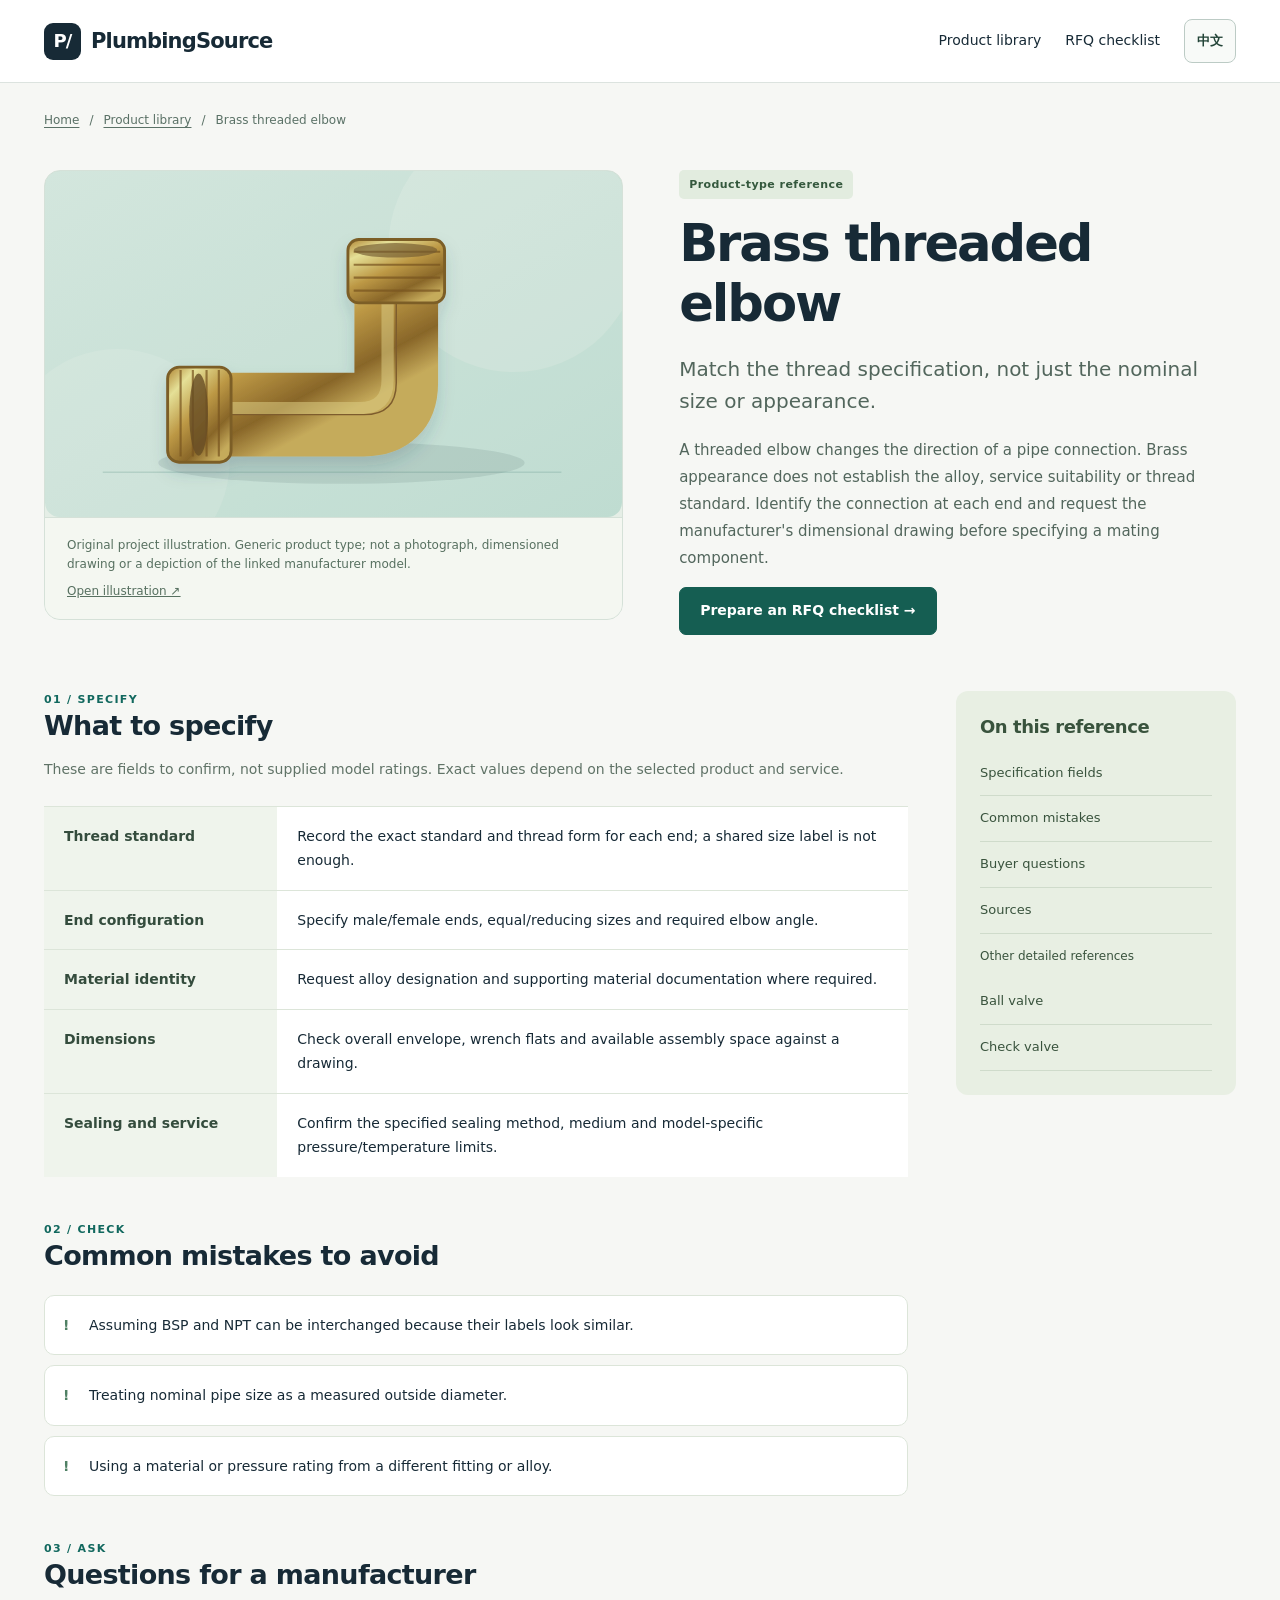
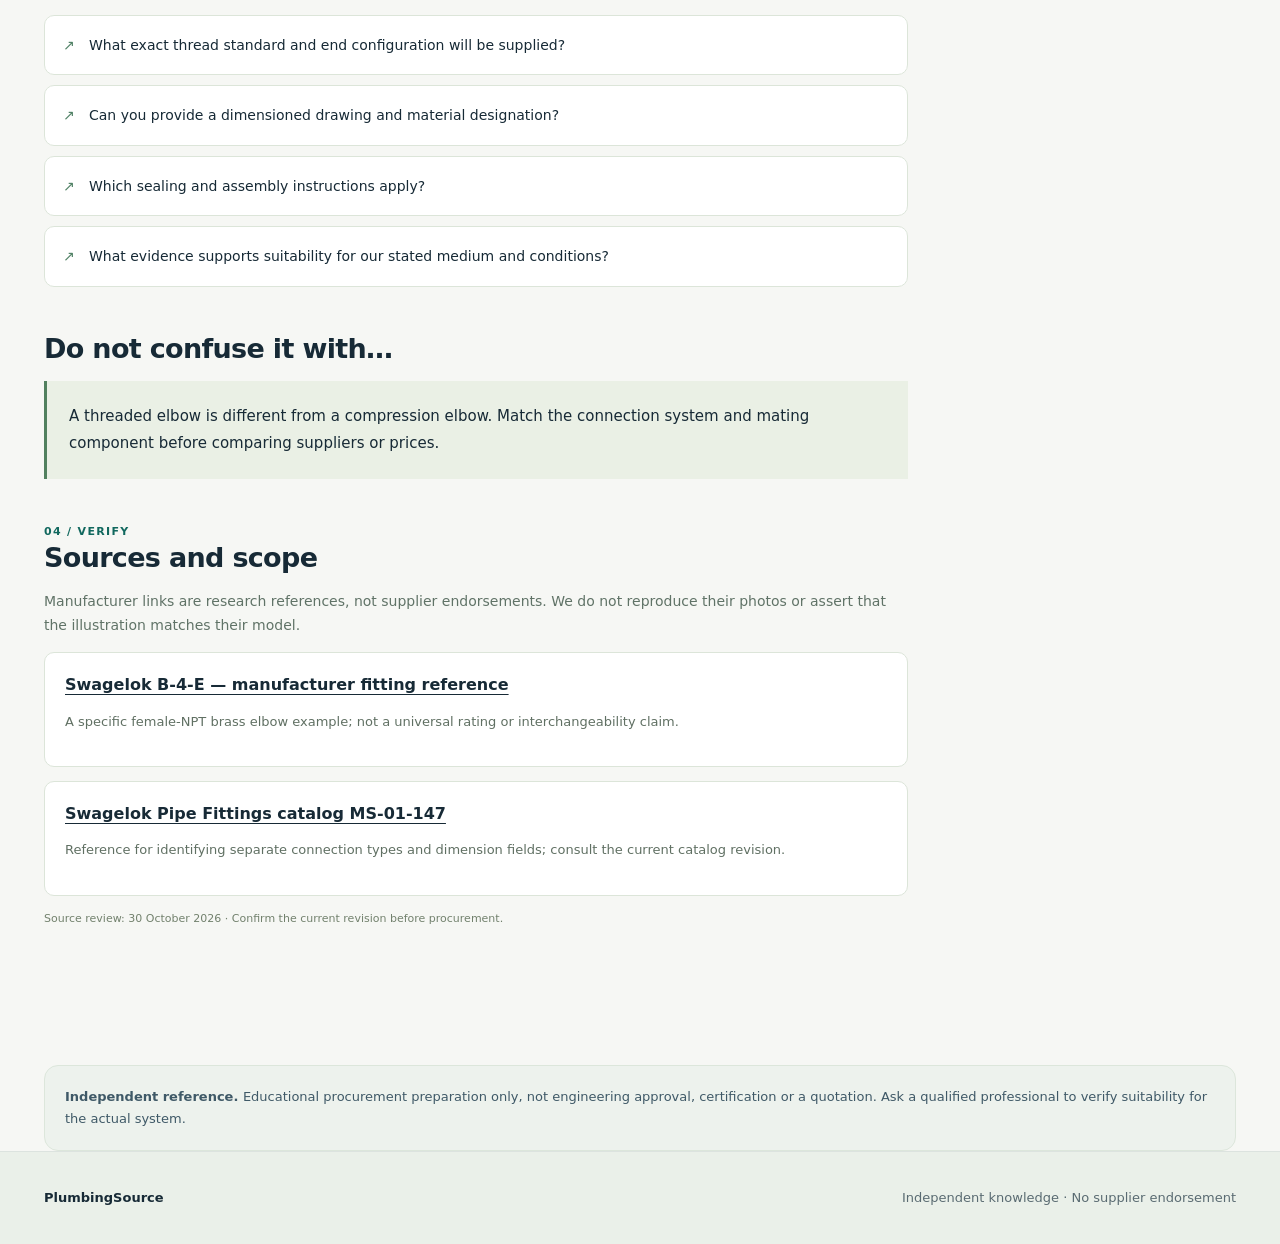
<file: public/products/brass-threaded-elbow.html>
<!doctype html>
<html lang="en"><head><meta charset="utf-8"><meta name="viewport" content="width=device-width,initial-scale=1"><title data-en="Brass threaded elbow | PlumbingSource" data-zh="黄铜螺纹弯头 | PlumbingSource" >Brass threaded elbow | PlumbingSource</title><meta name="robots" content="noindex,nofollow"><meta name="description" content="Match the thread specification, not just the nominal size or appearance." data-en-content="Match the thread specification, not just the nominal size or appearance." data-zh-content="匹配准确的螺纹规格，而不只是公称尺寸或外观。"><link rel="stylesheet" href="../styles.css"><link rel="stylesheet" href="../catalog.css"></head><body class="detail-page"><a data-en="Skip to reference" data-zh="跳转到产品参考" class="skip-link" href="#detail-main">Skip to reference</a><header><div class="container top"><a class="brand" href="../index.html" data-language-link aria-label="PlumbingSource"><span class="monogram">P/</span>PlumbingSource</a><nav class="detail-nav" aria-label="Navigation"><a data-en="Product library" data-zh="产品参考库" href="../index.html#products" data-language-link >Product library</a><a data-en="RFQ checklist" data-zh="询价清单" href="../index.html#rfq-builder" data-language-link >RFQ checklist</a><button class="language-switch" id="language-switch" type="button" lang="zh-CN" aria-label="Switch to Chinese" hidden>中文</button></nav></div></header><main class="container" id="detail-main"><nav class="breadcrumb" aria-label="Breadcrumb"><a data-en="Home" data-zh="首页" href="../index.html" data-language-link >Home</a><span>/</span><a data-en="Product library" data-zh="产品参考库" href="../index.html#products" data-language-link >Product library</a><span>/</span><span data-en="Brass threaded elbow" data-zh="黄铜螺纹弯头" >Brass threaded elbow</span></nav><div class="detail-hero"><figure class="detail-art"><img src="../images/brass-threaded-elbow.svg" width="800" height="480" alt="Brass threaded elbow" data-en-alt="Brass threaded elbow" data-zh-alt="黄铜螺纹弯头" decoding="async"><figcaption><span data-en="Original project illustration. Generic product type; not a photograph, dimensioned drawing or a depiction of the linked manufacturer model." data-zh="项目原创示意图。仅展示通用产品类型，并非实物照片、尺寸图或所链接制造商型号的外观。" >Original project illustration. Generic product type; not a photograph, dimensioned drawing or a depiction of the linked manufacturer model.</span><br><a data-en="Open illustration ↗" data-zh="打开示意图 ↗" href="../images/brass-threaded-elbow.svg" target="_blank" rel="noopener">Open illustration ↗</a></figcaption></figure><div class="detail-summary"><span data-en="Product-type reference" data-zh="产品类型参考" class="reference-label">Product-type reference</span><h1 data-en="Brass threaded elbow" data-zh="黄铜螺纹弯头" >Brass threaded elbow</h1><p data-en="Match the thread specification, not just the nominal size or appearance." data-zh="匹配准确的螺纹规格，而不只是公称尺寸或外观。" class="lead">Match the thread specification, not just the nominal size or appearance.</p><p data-en="A threaded elbow changes the direction of a pipe connection. Brass appearance does not establish the alloy, service suitability or thread standard. Identify the connection at each end and request the manufacturer&#x27;s dimensional drawing before specifying a mating component." data-zh="螺纹弯头用于改变管道连接方向。黄铜外观不能证明合金牌号、介质适用性或螺纹标准。应分别识别两端接口，在指定配合件前索取制造商尺寸图。" >A threaded elbow changes the direction of a pipe connection. Brass appearance does not establish the alloy, service suitability or thread standard. Identify the connection at each end and request the manufacturer&#x27;s dimensional drawing before specifying a mating component.</p><a data-en="Prepare an RFQ checklist →" data-zh="整理询价清单 →" href="../index.html#rfq-builder" data-language-link class="btn btn-dark">Prepare an RFQ checklist →</a></div></div><div class="detail-layout"><div>
<section id="specifications"><div data-en="01 / SPECIFY" data-zh="01 / 明确规格" class="kicker">01 / SPECIFY</div><h2 data-en="What to specify" data-zh="需要明确哪些规格" >What to specify</h2><p data-en="These are fields to confirm, not supplied model ratings. Exact values depend on the selected product and service." data-zh="以下为需要确认的字段，并非供货型号的额定参数；准确数值取决于所选产品及使用工况。" class="section-intro">These are fields to confirm, not supplied model ratings. Exact values depend on the selected product and service.</p><table class="spec-table"><tbody><tr><th data-en="Thread standard" data-zh="螺纹标准" scope="row">Thread standard</th><td data-en="Record the exact standard and thread form for each end; a shared size label is not enough." data-zh="分别写明两端准确的标准及螺纹形式，仅有相同尺寸标识并不充分。" >Record the exact standard and thread form for each end; a shared size label is not enough.</td></tr><tr><th data-en="End configuration" data-zh="两端配置" scope="row">End configuration</th><td data-en="Specify male/female ends, equal/reducing sizes and required elbow angle." data-zh="明确内外螺纹、等径或异径尺寸，以及所需弯头角度。" >Specify male/female ends, equal/reducing sizes and required elbow angle.</td></tr><tr><th data-en="Material identity" data-zh="材料身份" scope="row">Material identity</th><td data-en="Request alloy designation and supporting material documentation where required." data-zh="索取合金牌号，并在需要时提供相应材质文件。" >Request alloy designation and supporting material documentation where required.</td></tr><tr><th data-en="Dimensions" data-zh="尺寸" scope="row">Dimensions</th><td data-en="Check overall envelope, wrench flats and available assembly space against a drawing." data-zh="依据图纸核查外形尺寸、扳手位及可用装配空间。" >Check overall envelope, wrench flats and available assembly space against a drawing.</td></tr><tr><th data-en="Sealing and service" data-zh="密封与工况" scope="row">Sealing and service</th><td data-en="Confirm the specified sealing method, medium and model-specific pressure/temperature limits." data-zh="确认指定密封方法、介质及对应型号的压力与温度限制。" >Confirm the specified sealing method, medium and model-specific pressure/temperature limits.</td></tr></tbody></table></section>
<section id="mistakes"><div data-en="02 / CHECK" data-zh="02 / 避免误选" class="kicker">02 / CHECK</div><h2 data-en="Common mistakes to avoid" data-zh="常见误选与核查提醒" >Common mistakes to avoid</h2><ul class="checklist pitfalls"><li data-en="Assuming BSP and NPT can be interchanged because their labels look similar." data-zh="因标识相似而认为 BSP 与 NPT 可以互换。" >Assuming BSP and NPT can be interchanged because their labels look similar.</li><li data-en="Treating nominal pipe size as a measured outside diameter." data-zh="把管道公称尺寸直接当作实测外径。" >Treating nominal pipe size as a measured outside diameter.</li><li data-en="Using a material or pressure rating from a different fitting or alloy." data-zh="套用其他管件或合金的材料或压力额定值。" >Using a material or pressure rating from a different fitting or alloy.</li></ul></section>
<section id="questions"><div data-en="03 / ASK" data-zh="03 / 采购提问" class="kicker">03 / ASK</div><h2 data-en="Questions for a manufacturer" data-zh="向制造商提出的问题" >Questions for a manufacturer</h2><ol class="checklist"><li data-en="What exact thread standard and end configuration will be supplied?" data-zh="实际供货的螺纹标准及两端配置是什么？" >What exact thread standard and end configuration will be supplied?</li><li data-en="Can you provide a dimensioned drawing and material designation?" data-zh="能否提供带尺寸图纸及材料牌号？" >Can you provide a dimensioned drawing and material designation?</li><li data-en="Which sealing and assembly instructions apply?" data-zh="适用哪些密封和装配说明？" >Which sealing and assembly instructions apply?</li><li data-en="What evidence supports suitability for our stated medium and conditions?" data-zh="哪些资料支持其适用于我们所述介质及工况？" >What evidence supports suitability for our stated medium and conditions?</li></ol></section>
<section id="compare"><h2 data-en="Do not confuse it with…" data-zh="不要与这些类型混淆" >Do not confuse it with…</h2><p data-en="A threaded elbow is different from a compression elbow. Match the connection system and mating component before comparing suppliers or prices." data-zh="螺纹弯头与卡套式弯头不同。应先匹配连接系统及配合件，再比较供应商或价格。" class="compare-note">A threaded elbow is different from a compression elbow. Match the connection system and mating component before comparing suppliers or prices.</p></section>
<section id="sources"><div data-en="04 / VERIFY" data-zh="04 / 资料来源" class="kicker">04 / VERIFY</div><h2 data-en="Sources and scope" data-zh="资料来源及适用范围" >Sources and scope</h2><p data-en="Manufacturer links are research references, not supplier endorsements. We do not reproduce their photos or assert that the illustration matches their model." data-zh="制造商链接仅用于调研参考，不代表供应商背书。本站未转载其产品照片，也不声称示意图对应其具体型号。" class="section-intro">Manufacturer links are research references, not supplier endorsements. We do not reproduce their photos or assert that the illustration matches their model.</p><article class="source-card"><a href="https://products.swagelok.com/en/c/90-degree-elbows/p/B-4-E" target="_blank" rel="noopener noreferrer">Swagelok B-4-E — manufacturer fitting reference</a><p data-en="A specific female-NPT brass elbow example; not a universal rating or interchangeability claim." data-zh="具体内螺纹 NPT 黄铜弯头示例，不代表通用额定值或互换性声明。" >A specific female-NPT brass elbow example; not a universal rating or interchangeability claim.</p></article><article class="source-card"><a href="https://www.swagelok.com/downloads/webcatalogs/en/MS-01-147.pdf" target="_blank" rel="noopener noreferrer">Swagelok Pipe Fittings catalog MS-01-147</a><p data-en="Reference for identifying separate connection types and dimension fields; consult the current catalog revision." data-zh="用于识别不同连接形式及尺寸字段；请查阅当前版本的产品目录。" >Reference for identifying separate connection types and dimension fields; consult the current catalog revision.</p></article><p data-en="Source review: 30 October 2026 · Confirm the current revision before procurement." data-zh="资料核查日期：2026 年 10 月 30 日 · 采购前请确认当前版本。" class="source-date">Source review: 30 October 2026 · Confirm the current revision before procurement.</p></section>
</div><aside class="detail-aside"><h2 data-en="On this reference" data-zh="本页内容" >On this reference</h2><a data-en="Specification fields" data-zh="规格字段" href="#specifications">Specification fields</a><a data-en="Common mistakes" data-zh="常见误选" href="#mistakes">Common mistakes</a><a data-en="Buyer questions" data-zh="采购问题" href="#questions">Buyer questions</a><a data-en="Sources" data-zh="资料来源" href="#sources">Sources</a><p data-en="Other detailed references" data-zh="其他详细参考" >Other detailed references</p><a data-en="Ball valve" data-zh="球阀" href="ball-valve.html" data-language-link >Ball valve</a><a data-en="Check valve" data-zh="止回阀" href="check-valve.html" data-language-link >Check valve</a></aside></div><div class="notice"><strong data-en="Independent reference. " data-zh="独立参考说明。 " >Independent reference. </strong><span data-en="Educational procurement preparation only, not engineering approval, certification or a quotation. Ask a qualified professional to verify suitability for the actual system." data-zh="仅用于学习及采购前整理，不代表工程批准、认证或实际报价。实际系统的适用性应由具备资质的专业人员核查。" >Educational procurement preparation only, not engineering approval, certification or a quotation. Ask a qualified professional to verify suitability for the actual system.</span></div></main><footer><div class="container footer-inner"><strong>PlumbingSource</strong><span data-en="Independent knowledge · No supplier endorsement" data-zh="独立知识项目 · 不为供应商背书" >Independent knowledge · No supplier endorsement</span></div></footer><script src="../product-detail.js" defer></script></body></html>
</file>
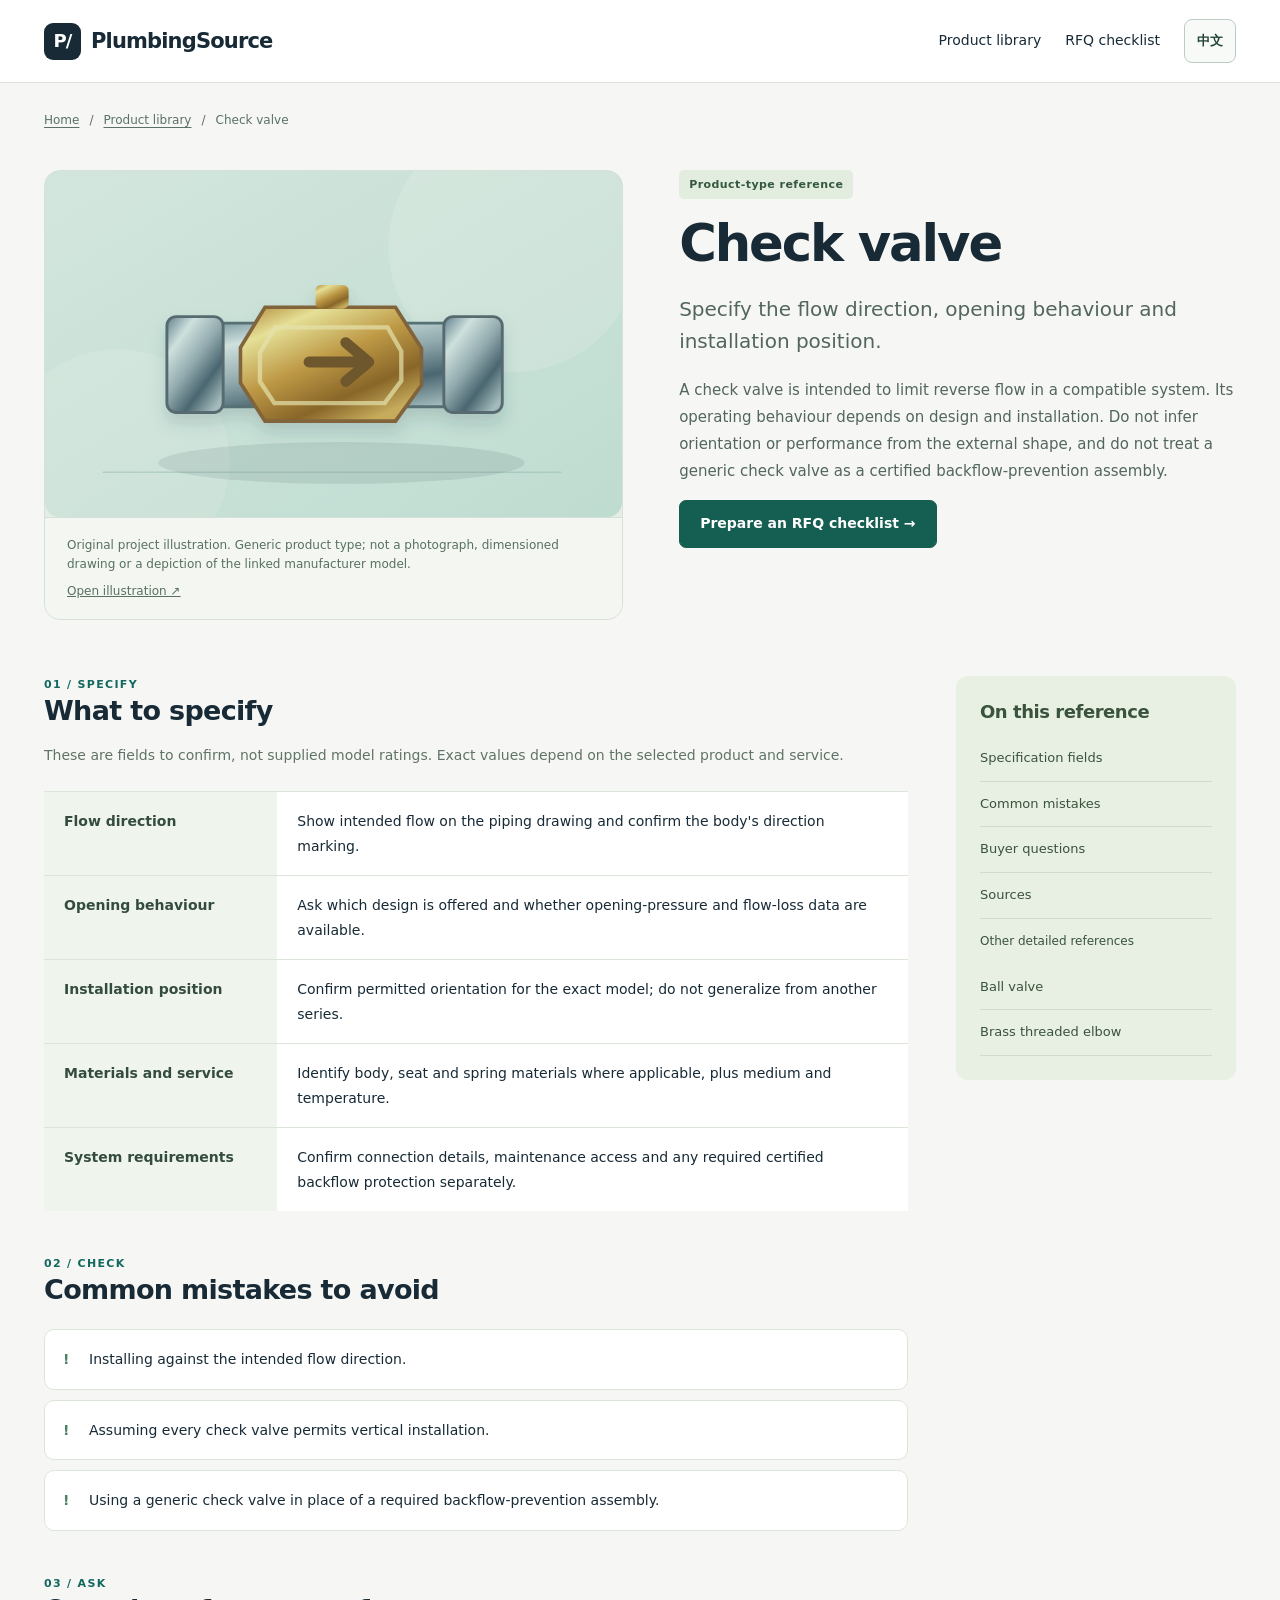
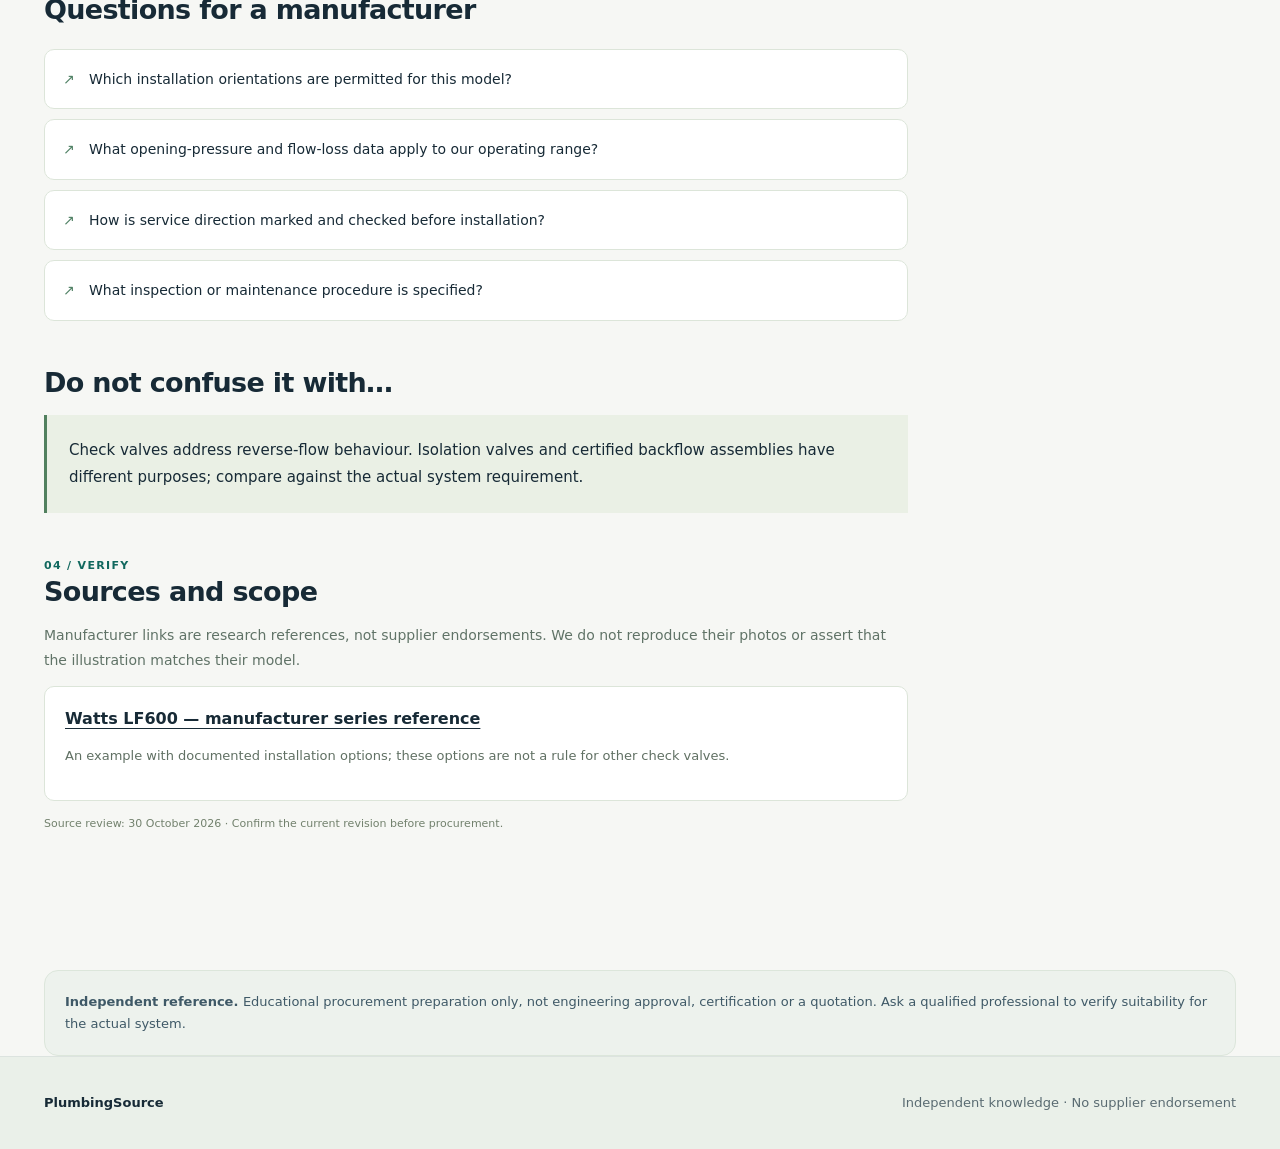
<file: public/products/check-valve.html>
<!doctype html>
<html lang="en"><head><meta charset="utf-8"><meta name="viewport" content="width=device-width,initial-scale=1"><title data-en="Check valve | PlumbingSource" data-zh="止回阀 | PlumbingSource" >Check valve | PlumbingSource</title><meta name="robots" content="noindex,nofollow"><meta name="description" content="Specify the flow direction, opening behaviour and installation position." data-en-content="Specify the flow direction, opening behaviour and installation position." data-zh-content="明确流向、开启特性和安装方向。"><link rel="stylesheet" href="../styles.css"><link rel="stylesheet" href="../catalog.css"></head><body class="detail-page"><a data-en="Skip to reference" data-zh="跳转到产品参考" class="skip-link" href="#detail-main">Skip to reference</a><header><div class="container top"><a class="brand" href="../index.html" data-language-link aria-label="PlumbingSource"><span class="monogram">P/</span>PlumbingSource</a><nav class="detail-nav" aria-label="Navigation"><a data-en="Product library" data-zh="产品参考库" href="../index.html#products" data-language-link >Product library</a><a data-en="RFQ checklist" data-zh="询价清单" href="../index.html#rfq-builder" data-language-link >RFQ checklist</a><button class="language-switch" id="language-switch" type="button" lang="zh-CN" aria-label="Switch to Chinese" hidden>中文</button></nav></div></header><main class="container" id="detail-main"><nav class="breadcrumb" aria-label="Breadcrumb"><a data-en="Home" data-zh="首页" href="../index.html" data-language-link >Home</a><span>/</span><a data-en="Product library" data-zh="产品参考库" href="../index.html#products" data-language-link >Product library</a><span>/</span><span data-en="Check valve" data-zh="止回阀" >Check valve</span></nav><div class="detail-hero"><figure class="detail-art"><img src="../images/check-valve.svg" width="800" height="480" alt="Check valve" data-en-alt="Check valve" data-zh-alt="止回阀" decoding="async"><figcaption><span data-en="Original project illustration. Generic product type; not a photograph, dimensioned drawing or a depiction of the linked manufacturer model." data-zh="项目原创示意图。仅展示通用产品类型，并非实物照片、尺寸图或所链接制造商型号的外观。" >Original project illustration. Generic product type; not a photograph, dimensioned drawing or a depiction of the linked manufacturer model.</span><br><a data-en="Open illustration ↗" data-zh="打开示意图 ↗" href="../images/check-valve.svg" target="_blank" rel="noopener">Open illustration ↗</a></figcaption></figure><div class="detail-summary"><span data-en="Product-type reference" data-zh="产品类型参考" class="reference-label">Product-type reference</span><h1 data-en="Check valve" data-zh="止回阀" >Check valve</h1><p data-en="Specify the flow direction, opening behaviour and installation position." data-zh="明确流向、开启特性和安装方向。" class="lead">Specify the flow direction, opening behaviour and installation position.</p><p data-en="A check valve is intended to limit reverse flow in a compatible system. Its operating behaviour depends on design and installation. Do not infer orientation or performance from the external shape, and do not treat a generic check valve as a certified backflow-prevention assembly." data-zh="止回阀用于在相容系统中限制逆流，其动作特性取决于设计及安装条件。不能根据外形推断安装方向或性能，也不能把普通止回阀视为经过认证的倒流防止装置。" >A check valve is intended to limit reverse flow in a compatible system. Its operating behaviour depends on design and installation. Do not infer orientation or performance from the external shape, and do not treat a generic check valve as a certified backflow-prevention assembly.</p><a data-en="Prepare an RFQ checklist →" data-zh="整理询价清单 →" href="../index.html#rfq-builder" data-language-link class="btn btn-dark">Prepare an RFQ checklist →</a></div></div><div class="detail-layout"><div>
<section id="specifications"><div data-en="01 / SPECIFY" data-zh="01 / 明确规格" class="kicker">01 / SPECIFY</div><h2 data-en="What to specify" data-zh="需要明确哪些规格" >What to specify</h2><p data-en="These are fields to confirm, not supplied model ratings. Exact values depend on the selected product and service." data-zh="以下为需要确认的字段，并非供货型号的额定参数；准确数值取决于所选产品及使用工况。" class="section-intro">These are fields to confirm, not supplied model ratings. Exact values depend on the selected product and service.</p><table class="spec-table"><tbody><tr><th data-en="Flow direction" data-zh="流动方向" scope="row">Flow direction</th><td data-en="Show intended flow on the piping drawing and confirm the body&#x27;s direction marking." data-zh="在管道图纸上标明预期流向，并确认阀体上的方向标识。" >Show intended flow on the piping drawing and confirm the body&#x27;s direction marking.</td></tr><tr><th data-en="Opening behaviour" data-zh="开启特性" scope="row">Opening behaviour</th><td data-en="Ask which design is offered and whether opening-pressure and flow-loss data are available." data-zh="询问所供结构类型，以及是否有开启压力和流动损失数据。" >Ask which design is offered and whether opening-pressure and flow-loss data are available.</td></tr><tr><th data-en="Installation position" data-zh="安装方向" scope="row">Installation position</th><td data-en="Confirm permitted orientation for the exact model; do not generalize from another series." data-zh="核查具体型号允许的安装方向，不从其他系列直接推断。" >Confirm permitted orientation for the exact model; do not generalize from another series.</td></tr><tr><th data-en="Materials and service" data-zh="材料与介质" scope="row">Materials and service</th><td data-en="Identify body, seat and spring materials where applicable, plus medium and temperature." data-zh="按具体结构确认阀体、阀座及弹簧材料，并明确介质与温度。" >Identify body, seat and spring materials where applicable, plus medium and temperature.</td></tr><tr><th data-en="System requirements" data-zh="系统要求" scope="row">System requirements</th><td data-en="Confirm connection details, maintenance access and any required certified backflow protection separately." data-zh="分别确认连接细节、维护空间及所需的经认证倒流防护。" >Confirm connection details, maintenance access and any required certified backflow protection separately.</td></tr></tbody></table></section>
<section id="mistakes"><div data-en="02 / CHECK" data-zh="02 / 避免误选" class="kicker">02 / CHECK</div><h2 data-en="Common mistakes to avoid" data-zh="常见误选与核查提醒" >Common mistakes to avoid</h2><ul class="checklist pitfalls"><li data-en="Installing against the intended flow direction." data-zh="安装方向与预期流向相反。" >Installing against the intended flow direction.</li><li data-en="Assuming every check valve permits vertical installation." data-zh="认为所有止回阀都允许竖直安装。" >Assuming every check valve permits vertical installation.</li><li data-en="Using a generic check valve in place of a required backflow-prevention assembly." data-zh="用普通止回阀替代要求配置的倒流防止装置。" >Using a generic check valve in place of a required backflow-prevention assembly.</li></ul></section>
<section id="questions"><div data-en="03 / ASK" data-zh="03 / 采购提问" class="kicker">03 / ASK</div><h2 data-en="Questions for a manufacturer" data-zh="向制造商提出的问题" >Questions for a manufacturer</h2><ol class="checklist"><li data-en="Which installation orientations are permitted for this model?" data-zh="该型号允许哪些安装方向？" >Which installation orientations are permitted for this model?</li><li data-en="What opening-pressure and flow-loss data apply to our operating range?" data-zh="在我们的工况范围内，适用的开启压力及流动损失数据是什么？" >What opening-pressure and flow-loss data apply to our operating range?</li><li data-en="How is service direction marked and checked before installation?" data-zh="如何标识使用流向，并在安装前核对？" >How is service direction marked and checked before installation?</li><li data-en="What inspection or maintenance procedure is specified?" data-zh="规定的检查或维护程序是什么？" >What inspection or maintenance procedure is specified?</li></ol></section>
<section id="compare"><h2 data-en="Do not confuse it with…" data-zh="不要与这些类型混淆" >Do not confuse it with…</h2><p data-en="Check valves address reverse-flow behaviour. Isolation valves and certified backflow assemblies have different purposes; compare against the actual system requirement." data-zh="止回阀针对逆流特性。隔离阀及经认证倒流防止装置具有不同用途，应根据实际系统要求比较。" class="compare-note">Check valves address reverse-flow behaviour. Isolation valves and certified backflow assemblies have different purposes; compare against the actual system requirement.</p></section>
<section id="sources"><div data-en="04 / VERIFY" data-zh="04 / 资料来源" class="kicker">04 / VERIFY</div><h2 data-en="Sources and scope" data-zh="资料来源及适用范围" >Sources and scope</h2><p data-en="Manufacturer links are research references, not supplier endorsements. We do not reproduce their photos or assert that the illustration matches their model." data-zh="制造商链接仅用于调研参考，不代表供应商背书。本站未转载其产品照片，也不声称示意图对应其具体型号。" class="section-intro">Manufacturer links are research references, not supplier endorsements. We do not reproduce their photos or assert that the illustration matches their model.</p><article class="source-card"><a href="https://www.watts.com/products/Plumbing-Flow-Control-Solutions/Check-Valves/LF600" target="_blank" rel="noopener noreferrer">Watts LF600 — manufacturer series reference</a><p data-en="An example with documented installation options; these options are not a rule for other check valves." data-zh="提供安装方式资料的一个系列示例，其允许方式不代表其他止回阀。" >An example with documented installation options; these options are not a rule for other check valves.</p></article><p data-en="Source review: 30 October 2026 · Confirm the current revision before procurement." data-zh="资料核查日期：2026 年 10 月 30 日 · 采购前请确认当前版本。" class="source-date">Source review: 30 October 2026 · Confirm the current revision before procurement.</p></section>
</div><aside class="detail-aside"><h2 data-en="On this reference" data-zh="本页内容" >On this reference</h2><a data-en="Specification fields" data-zh="规格字段" href="#specifications">Specification fields</a><a data-en="Common mistakes" data-zh="常见误选" href="#mistakes">Common mistakes</a><a data-en="Buyer questions" data-zh="采购问题" href="#questions">Buyer questions</a><a data-en="Sources" data-zh="资料来源" href="#sources">Sources</a><p data-en="Other detailed references" data-zh="其他详细参考" >Other detailed references</p><a data-en="Ball valve" data-zh="球阀" href="ball-valve.html" data-language-link >Ball valve</a><a data-en="Brass threaded elbow" data-zh="黄铜螺纹弯头" href="brass-threaded-elbow.html" data-language-link >Brass threaded elbow</a></aside></div><div class="notice"><strong data-en="Independent reference. " data-zh="独立参考说明。 " >Independent reference. </strong><span data-en="Educational procurement preparation only, not engineering approval, certification or a quotation. Ask a qualified professional to verify suitability for the actual system." data-zh="仅用于学习及采购前整理，不代表工程批准、认证或实际报价。实际系统的适用性应由具备资质的专业人员核查。" >Educational procurement preparation only, not engineering approval, certification or a quotation. Ask a qualified professional to verify suitability for the actual system.</span></div></main><footer><div class="container footer-inner"><strong>PlumbingSource</strong><span data-en="Independent knowledge · No supplier endorsement" data-zh="独立知识项目 · 不为供应商背书" >Independent knowledge · No supplier endorsement</span></div></footer><script src="../product-detail.js" defer></script></body></html>
</file>
<file: public/styles.css>
:root{--ink:#15243a;--muted:#596879;--line:#e2e7ed;--bg:#f8fafb;--paper:#fff;--accent:#147d84;--accent-soft:#e5f3f1;--radius:18px}
*{box-sizing:border-box}html{scroll-behavior:smooth}body{margin:0;background:var(--bg);color:var(--ink);font:16px/1.55 system-ui,-apple-system,BlinkMacSystemFont,"Segoe UI",sans-serif}a{color:inherit;text-decoration:none}button,input{font:inherit}button{cursor:pointer}
.container{max-width:1160px;margin:auto;padding:0 24px}header{background:rgba(255,255,255,.96);border-bottom:1px solid var(--line);position:sticky;top:0;z-index:20;backdrop-filter:blur(12px)}.top{display:flex;align-items:center;justify-content:space-between;min-height:74px;gap:18px}.brand{display:flex;align-items:center;gap:10px;font-weight:800;letter-spacing:-.035em;font-size:21px}.monogram{display:grid;place-items:center;width:37px;height:37px;border-radius:11px;background:var(--ink);color:#fff;font-size:18px}.nav{display:flex;gap:22px;align-items:center;flex-wrap:wrap}.nav a{font-size:14px;font-weight:650;color:#39465a}.nav a:hover,.link:hover{color:var(--accent)}.network{font-size:11px;letter-spacing:.11em;text-transform:uppercase;font-weight:700;color:#738092}
.hero{position:relative;overflow:hidden;background:linear-gradient(135deg,#eff7f7 0%,#f8fafb 63%,#e7f0f5 100%);border-bottom:1px solid var(--line)}.hero::after{content:"";position:absolute;right:-150px;top:-230px;width:680px;height:680px;border:1px solid #c5dede;border-radius:50%;box-shadow:0 0 0 64px rgba(18,120,128,.045),0 0 0 130px rgba(18,120,128,.025);pointer-events:none}.hero-inner{position:relative;z-index:1;padding:100px 24px 86px;display:grid;grid-template-columns:1.45fr .8fr;gap:44px;align-items:center}.eyebrow,.kicker{text-transform:uppercase;letter-spacing:.13em;color:var(--accent);font-size:12px;font-weight:800}.hero h1{font-size:clamp(39px,5.2vw,66px);line-height:1.08;max-width:740px;margin:18px 0 22px;letter-spacing:-.055em}.lead{color:#526375;font-size:19px;max-width:640px}.actions{display:flex;gap:12px;flex-wrap:wrap;margin-top:32px}.btn{display:inline-flex;justify-content:center;align-items:center;padding:12px 20px;border:1px solid var(--ink);border-radius:10px;font-weight:750;font-size:14px;transition:transform .15s ease}.btn:hover{transform:translateY(-2px)}.btn-dark{background:var(--ink);color:#fff}.btn-light{background:#fff;border-color:#cdd9dc}.hero-note{background:#fff;border:1px solid #dbe8e8;border-radius:24px;padding:30px;box-shadow:0 24px 80px rgba(21,36,58,.08)}.hero-note strong{font-size:16px}.hero-note h2{font-size:30px;line-height:1.18;margin:18px 0}.hero-note p{font-size:14px;color:var(--muted)}.stat-line{height:1px;background:var(--line);margin:21px 0}.note-tag{display:inline-block;background:var(--accent-soft);color:#075b60;border-radius:100px;padding:7px 12px;font-size:12px;font-weight:700}
.section{padding:77px 0}.section.alt{background:#fff}.section-heading{display:flex;justify-content:space-between;align-items:end;gap:25px;margin-bottom:30px}.section-heading h2{font-size:clamp(28px,3.7vw,39px);letter-spacing:-.04em;line-height:1.18;margin:8px 0}.section-heading p{color:var(--muted);max-width:510px;margin:0}.grid{display:grid;grid-template-columns:repeat(3,minmax(0,1fr));gap:18px}.card{border:1px solid var(--line);background:#fff;border-radius:var(--radius);padding:26px;min-width:0}.card h3{font-size:19px;line-height:1.3;margin:8px 0 10px;letter-spacing:-.02em}.card p{font-size:14px;color:var(--muted);margin:0}.topic-no{font-size:12px;font-weight:800;color:var(--accent)}.card .label{font-size:11px;letter-spacing:.1em;text-transform:uppercase;font-weight:750;color:var(--accent)}
.searchbox{display:flex;gap:11px;align-items:center;background:#fff;border:1px solid #c9d3dc;border-radius:12px;padding:13px 16px;max-width:680px;margin-bottom:20px}.searchbox label{font-size:17px;color:var(--muted)}.searchbox input{border:0;outline:0;width:100%;min-width:0;color:var(--ink);background:transparent}.searchbox:focus-within{outline:3px solid #c4e7e7}.filters{display:flex;gap:8px;flex-wrap:wrap;margin:10px 0 18px}.chip{border:1px solid #d7e0e6;border-radius:100px;background:#fff;padding:7px 13px;font-size:13px;font-weight:650;color:#3f5062}.chip[aria-pressed="true"]{background:var(--ink);color:white;border-color:var(--ink)}.meta{font-size:12px;color:var(--muted);margin-bottom:15px}.product-card{display:flex;flex-direction:column;gap:12px}.product-card h3{margin:0}.tags{display:flex;gap:6px;flex-wrap:wrap}.tag{font-size:11px;font-weight:700;background:#eff3f7;color:#4b6073;padding:5px 8px;border-radius:6px}.spec{background:#f5f8f9;border-radius:9px;padding:12px;font-size:13px;color:#455768}.product-card small{color:#697584;font-size:12px}.empty{border:1px dashed #bfcbd4;background:white;border-radius:14px;padding:22px;color:var(--muted)}[hidden]{display:none!important}
.guide-card{display:flex;flex-direction:column;gap:12px}.guide-card h3{margin:0}.guide-card ul{font-size:14px;color:#425368;padding-left:18px;margin:4px 0 0}.guide-card li{margin:6px 0}.supplier-box{background:#172940;color:#fff;border-radius:22px;padding:42px;display:grid;grid-template-columns:1.1fr 1fr;gap:38px}.supplier-box h3{font-size:32px;line-height:1.16;letter-spacing:-.04em;margin:10px 0}.supplier-box p{color:#c8d6e3;font-size:15px}.supplier-box ul{margin:8px 0;color:#e1ecf3;padding-left:21px}.supplier-box li{margin:10px 0}.supplier-box .note-tag{background:#2c4357;color:#dcf5eb}.faq{max-width:900px}.faq details{border-bottom:1px solid var(--line);padding:18px 0}.faq summary{cursor:pointer;font-weight:730}.faq details p{color:var(--muted);margin:12px 0 0;max-width:800px}.notice{background:#eaf3f6;padding:20px;border-radius:14px;color:#3f5967;font-size:13px;border:1px solid #d5e7ed;margin-top:30px}
footer{background:#f0f4f6;border-top:1px solid var(--line);padding:36px 0;color:var(--muted);font-size:13px}.footer-inner{display:flex;gap:20px;justify-content:space-between;flex-wrap:wrap}footer strong{color:var(--ink)}:focus-visible{outline:3px solid var(--accent);outline-offset:3px}
@media(max-width:920px){.hero-inner{grid-template-columns:1fr;padding:74px 24px}.hero-note{max-width:600px}.grid{grid-template-columns:repeat(2,minmax(0,1fr))}.supplier-box{grid-template-columns:1fr}.top{align-items:start;flex-direction:column;padding:15px 0}.nav{gap:14px}.network{display:none}}
@media(max-width:580px){.container{padding:0 17px}.hero-inner{padding:60px 17px}.hero h1{font-size:39px}.lead{font-size:17px}.hero-note{padding:23px}.grid{grid-template-columns:1fr}.section{padding:54px 0}.section-heading{display:block}.section-heading p{margin-top:10px}.supplier-box{padding:27px}.nav{gap:14px}.nav a{font-size:12px}.card{padding:22px}}
@media(prefers-reduced-motion:reduce){html{scroll-behavior:auto}.btn{transition:none}.btn:hover{transform:none}}


.language-switch{border:1px solid var(--accent);border-radius:8px;background:#fff;color:var(--accent);padding:8px 12px;min-height:44px;font-size:13px;font-weight:700;white-space:nowrap}.top{flex-wrap:wrap}.nav{min-width:0}html[lang="zh-CN"] .hero h1{line-height:1.25;letter-spacing:-.025em}html[lang="zh-CN"] .eyebrow,html[lang="zh-CN"] .kicker{letter-spacing:.06em}@media(min-width:921px){.top .network{display:none}}@media(max-width:580px){.nav{column-gap:12px;row-gap:6px}}

/* Locally hosted original product illustrations. */
.product-card .product-image{margin:-26px -26px 8px;aspect-ratio:5/3;border-radius:17px 17px 0 0;overflow:hidden;background:#e9f2f1}
.product-card .product-image img{width:100%;height:100%;display:block;object-fit:cover}
.product-illustration-note{font-size:12px;color:var(--muted);margin:8px 0 18px;line-height:1.5}
@media(max-width:580px){.product-card .product-image{margin:-22px -22px 8px}}

/* Editorial image placements reuse the same locally hosted illustration files. */
.hero-note .hero-visual{margin:0 0 18px;aspect-ratio:5/3;overflow:hidden;border-radius:14px;background:var(--accent-soft)}
.hero-note .hero-visual img{display:block;width:100%;height:100%;object-fit:cover}
.guide-card .guide-image{margin:-26px -26px 10px;aspect-ratio:5/3;overflow:hidden;border-radius:17px 17px 0 0;background:var(--accent-soft)}
.guide-card .guide-image img{display:block;width:100%;height:100%;object-fit:cover}
@media(max-width:580px){.guide-card .guide-image{margin:-22px -22px 10px}}
</file>
<file: public/rfq-builder.css>
/* PlumbingSource RFQ: layout scoped to avoid shared template changes */
#rfq-builder .rfq-panel{background:#fff;border:1px solid var(--line);border-radius:20px;padding:28px;box-shadow:0 8px 35px rgba(21,36,58,.04)}
#rfq-builder .rfq-grid{display:grid;grid-template-columns:repeat(2,minmax(0,1fr));gap:18px;margin:20px 0}
#rfq-builder .rfq-field{display:flex;flex-direction:column;min-width:0;gap:5px}
#rfq-builder .rfq-field label{font-size:14px;font-weight:700}
#rfq-builder .rfq-field input,#rfq-builder .rfq-field select,#rfq-builder .rfq-field textarea{width:100%;min-width:0;padding:12px;border:1px solid #b9c7d0;border-radius:10px;background:#fff;color:var(--ink);font:inherit}
#rfq-builder .rfq-field textarea{min-height:80px;resize:vertical}
#rfq-builder .rfq-field [aria-invalid="true"]{border-color:#b42318;outline-offset:2px}
#rfq-builder .rfq-error{min-height:1em;color:#a61b19;font-size:12px}
#rfq-builder .rfq-hint{color:var(--muted);font-size:12px}
#rfq-builder .rfq-actions{display:flex;flex-wrap:wrap;align-items:center;gap:12px;margin:15px 0}
#rfq-builder button{font:inherit}
#rfq-builder button[disabled]{opacity:.5;cursor:not-allowed}
#rfq-builder .rfq-status{font-size:13px;color:var(--muted);overflow-wrap:anywhere}
#rfq-builder #rfq-missing{margin-top:14px;padding:13px 16px;background:var(--accent-soft);border-radius:10px;font-size:14px;overflow-wrap:anywhere}
#rfq-builder #rfq-output{white-space:pre-wrap;overflow-wrap:anywhere;background:#f2f6f7;padding:18px;border-radius:12px;border:1px solid var(--line);font:13px/1.6 ui-monospace,Consolas,monospace;max-width:100%;margin-top:12px}
@media(max-width:600px){#rfq-builder .rfq-panel{padding:17px}#rfq-builder .rfq-grid{grid-template-columns:1fr;gap:12px}#rfq-builder .rfq-actions .btn{width:100%}}
</file>
<file: public/catalog.css>
/* V0.2 catalog: image-led references with a quieter editorial rhythm. */
:root{--ink:#172a36;--muted:#5a6b72;--accent:#11685e;--accent-soft:#e7f2ed;--bg:#f6f7f4;--line:#dce3df;--radius:14px}
html{scroll-padding-top:110px}body{font-family:Inter,"Noto Sans SC",system-ui,-apple-system,"Segoe UI",sans-serif;background:var(--bg)}
.container{max-width:1240px}.top{min-height:82px}.brand{letter-spacing:-.04em}.monogram{border-radius:9px;background:#172a36}.nav{gap:24px}.nav a{font-weight:600}.language-switch{border-color:#bccbc5;background:#f8faf8;color:#234438}.network{display:none}
.hero{background:#edf2ec;border:0}.hero:after{display:none}.hero-inner{padding-top:68px;padding-bottom:64px;grid-template-columns:1fr 1fr;gap:58px;align-items:center}.hero h1{font-size:clamp(38px,4.4vw,62px);line-height:1.1;letter-spacing:-.055em;max-width:650px;margin:20px 0}.hero .lead{font-size:17px;line-height:1.75;max-width:520px}.eyebrow,.kicker{font-size:11px;letter-spacing:.12em}.btn{border-radius:7px;min-height:46px}.btn-dark{background:#155e52;border-color:#155e52}.btn-light{background:transparent}.hero-note{border:0;border-radius:18px;padding:0;background:#e0ece5;box-shadow:none;overflow:hidden}.hero-note .hero-visual{margin:0;aspect-ratio:5/3;border-radius:0;background:#e0ece5}.hero-note .hero-visual img{mix-blend-mode:multiply;object-fit:contain}.hero-caption{padding:18px 24px;display:flex;justify-content:space-between;gap:18px;background:#173b34;color:white;align-items:center}.hero-caption strong{font-size:18px}.hero-caption span{font-size:12px;color:#d7e7dd}.hero-caption .hero-code{letter-spacing:.08em;font-size:11px;color:#b5d3c4}.hero-proof{display:flex;gap:18px;flex-wrap:wrap;margin-top:26px;font-size:12px;color:#4e655d}.hero-proof span{border-left:2px solid #99b7a7;padding-left:10px}.hero .actions{margin-top:28px}.editorial-bar{background:#173b34;color:#e4eee9;padding:17px 0}.editorial-bar .container{display:flex;gap:16px;justify-content:space-between;align-items:center;font-size:13px}.editorial-bar a{text-decoration:underline;text-underline-offset:4px}
.section{padding:64px 0}.section-heading h2{font-size:clamp(28px,3vw,38px)}.section-heading p{font-size:15px;line-height:1.7;max-width:460px}.grid{gap:22px}.card{box-shadow:none;border-color:#dce3df;border-radius:14px;padding:23px}.card h3{font-size:19px;letter-spacing:-.02em}.card p{line-height:1.7}.topic-no{font-size:11px}.card.product-card{gap:12px;transition:box-shadow .2s,border-color .2s}.product-card:hover{border-color:#92ada0;box-shadow:0 12px 30px #152e2310}.product-card .product-image{margin:-23px -23px 8px;border-radius:13px 13px 0 0;background:#e6eee8;aspect-ratio:5/3}.product-card .product-image img{mix-blend-mode:multiply;object-fit:contain}.product-card .spec{background:#f1f5f1;line-height:1.65}.product-card small{line-height:1.7}.product-card .label{font-size:10px;letter-spacing:.12em}.tags .tag{background:#f0f4ee;color:#556a5e;border-radius:4px}.detail-link{display:flex;align-items:center;justify-content:space-between;color:#11685e;border-top:1px solid var(--line);padding-top:14px;margin-top:auto;font-size:14px;font-weight:700;min-height:44px}.detail-link:after{content:'↗';font-size:20px;font-weight:400}.detail-link:hover{color:#19382d;text-decoration:underline}.catalog-toolbar{padding:20px;background:#f5f7f3;border:1px solid var(--line);border-radius:12px;margin:22px 0}.catalog-toolbar .searchbox{max-width:none;margin-bottom:14px;background:white}.catalog-toolbar .filters{margin-bottom:0}.chip{font-weight:600}.chip[aria-pressed=true]{background:#173b34}.product-illustration-note{max-width:760px;line-height:1.6}.notice{background:#edf2ed;border-color:#dce6db;line-height:1.7}.guide-card .guide-image{margin:-23px -23px 8px;border-radius:13px 13px 0 0;aspect-ratio:2.6}.guide-card .guide-image img{width:100%;height:100%;object-fit:contain;mix-blend-mode:multiply}.supplier-box{background:#173b34;border-radius:16px}.supplier-box .note-tag{background:#2e5549}.rfq-grid{align-items:start}footer{background:#eaf0e9}.section#categories{padding-top:48px;padding-bottom:48px}
/* Product references are standalone pages, readable without JavaScript. */
.detail-page .top{flex-wrap:wrap}.detail-nav{display:flex;gap:24px;align-items:center}.detail-nav a{font-size:14px}.breadcrumb{display:flex;flex-wrap:wrap;gap:10px;font-size:12px;color:#5a7166;margin:28px 0}.breadcrumb a{text-decoration:underline;text-underline-offset:3px}.detail-hero{display:grid;grid-template-columns:1.04fr 1fr;gap:56px;align-items:start;padding:12px 0 56px}.detail-art{margin:0;border:1px solid #d5e1d8;border-radius:16px;overflow:hidden;background:#e5eee6}.detail-art img{width:100%;height:auto;display:block;mix-blend-mode:multiply}.detail-art figcaption{font-size:12px;line-height:1.6;padding:18px 22px;background:#f4f7f1;border-top:1px solid #d5e1d8;color:#577060}.detail-art a{text-decoration:underline;display:inline-block;margin-top:8px}.detail-summary h1{font-size:clamp(34px,4vw,52px);letter-spacing:-.04em;line-height:1.18;margin:14px 0 18px}.detail-summary .lead{font-size:20px;line-height:1.6}.detail-summary p{font-size:15px;line-height:1.8;color:#52665c}.reference-label{display:inline-block;padding:6px 10px;background:#e2ecdf;color:#34583d;font-size:11px;font-weight:700;letter-spacing:.04em;border-radius:5px}.detail-layout{display:grid;grid-template-columns:minmax(0,1fr) 280px;gap:48px;padding-bottom:64px}.detail-layout h2{font-size:27px;letter-spacing:-.025em;line-height:1.3;margin:0 0 12px}.detail-layout section{margin-bottom:44px;scroll-margin-top:150px}.section-intro{color:#607367;font-size:14px;line-height:1.75}.spec-table{width:100%;border-collapse:collapse;font-size:14px;line-height:1.75;margin-top:24px;background:#fff}.spec-table th,.spec-table td{text-align:left;padding:17px 20px;border-top:1px solid #dce5d9;vertical-align:top;overflow-wrap:anywhere}.spec-table th{width:27%;font-weight:650;color:#344c3d;background:#eff4ec}.checklist{padding:0;list-style:none;margin:22px 0}.checklist li{position:relative;padding:17px 18px 17px 44px;background:#fff;border:1px solid #dce5d9;border-radius:10px;line-height:1.75;margin:10px 0;font-size:14px}.checklist li:before{content:'↗';position:absolute;left:18px;color:#4f8064}.pitfalls li:before{content:'!';font-weight:800}.detail-aside{align-self:start;position:sticky;top:110px;background:#e8efe3;padding:24px;border-radius:12px;color:#39533d}.detail-aside h2{font-size:18px}.detail-aside a{display:block;line-height:1.6;font-size:13px;padding:12px 0;border-bottom:1px solid #cfdbcb}.detail-aside p{font-size:12px;line-height:1.8}.source-card{border:1px solid #dce5d9;border-radius:10px;background:#fff;padding:20px;margin:14px 0}.source-card a{font-weight:650;text-decoration:underline;text-underline-offset:4px;overflow-wrap:anywhere}.source-card p{line-height:1.7;color:#607063;font-size:13px}.source-date{font-size:11px;color:#72816d}.compare-note{padding:22px;background:#eaf0e5;border-left:3px solid #51805e;line-height:1.8;font-size:15px}.skip-link{position:fixed;top:-100px;left:10px;background:white;padding:10px;z-index:100}.skip-link:focus{top:10px}
@media(max-width:1000px){.hero-inner{gap:30px}.hero h1{font-size:44px}.detail-hero{gap:32px}.detail-layout{grid-template-columns:minmax(0,1fr) 230px;gap:28px}}
@media(max-width:920px){html{scroll-padding-top:165px}.top{padding-top:16px;padding-bottom:16px;gap:12px}.nav{gap:18px}.hero-inner{padding:48px 24px;grid-template-columns:1fr}.hero-note{max-width:none}.hero-note .hero-visual{aspect-ratio:2.2}.detail-hero{grid-template-columns:1fr 1fr;gap:25px}.detail-layout{display:block}.detail-aside{position:static;display:none}.detail-nav{gap:16px}.detail-page .top{align-items:flex-start}.editorial-bar .container{flex-wrap:wrap}}
@media(max-width:580px){html{scroll-padding-top:195px}.nav{column-gap:13px;row-gap:4px}.nav a{font-size:12px}.language-switch{min-height:40px;padding:6px 10px}.hero-inner{padding:36px 17px;gap:28px}.hero h1{font-size:38px}.hero .lead{font-size:15px}.hero .actions{gap:8px}.hero .actions .btn{font-size:12px;padding:10px 12px}.hero-note .hero-visual{aspect-ratio:5/3}.hero-caption{padding:16px}.hero-caption strong{font-size:16px}.hero-proof{font-size:11px;gap:12px}.section{padding:48px 0}.catalog-toolbar{padding:14px}.card{padding:22px}.product-card .product-image{margin:-22px -22px 8px}.guide-card .guide-image{margin:-22px -22px 8px}.detail-hero{display:flex;flex-direction:column-reverse;gap:26px;padding-bottom:40px}.detail-summary h1{font-size:36px}.detail-summary .lead{font-size:18px}.detail-art{width:100%}.detail-nav{gap:15px;flex-wrap:wrap}.spec-table th,.spec-table td{padding:14px 12px;font-size:13px}.spec-table th{width:30%}.detail-layout h2{font-size:24px}.breadcrumb{font-size:11px}.detail-layout{padding-bottom:20px}}
@media(prefers-reduced-motion:reduce){.product-card{transition:none}}
</file>
